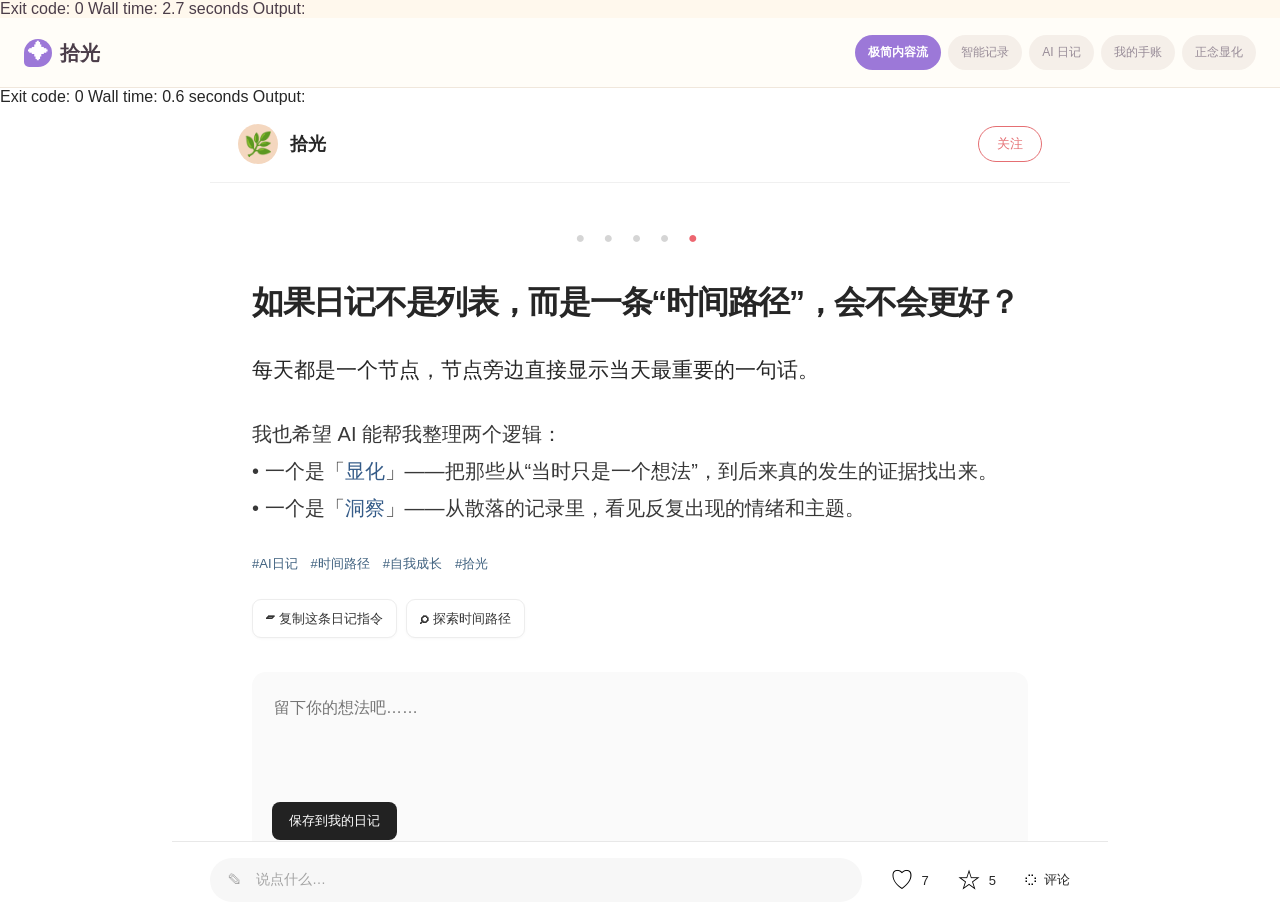
<file: index.html>
Exit code: 0
Wall time: 2.7 seconds
Output:
<!doctype html>
<html lang="zh-CN">
<head>
  <meta charset="UTF-8">
  <meta name="viewport" content="width=device-width,initial-scale=1">
  <title>拾光 · 生活觉察</title>
  <style>
    :root{--ink:#4b3d49;--muted:#988c98;--lav:#9c78d8;--coral:#f4867d;--paper:#fffdf8}
    *{box-sizing:border-box} body{margin:0;background:#fff8ed;color:var(--ink);font-family:"Arial Rounded MT Bold","Trebuchet MS","PingFang SC","Microsoft YaHei",sans-serif}
    .top{height:70px;display:flex;align-items:center;justify-content:space-between;padding:0 24px;background:rgba(255,253,248,.96);border-bottom:1px solid #f0e7dc;position:sticky;top:0;z-index:5}
    .brand{font-size:20px;font-weight:900;white-space:nowrap}.brand span{display:inline-grid;place-items:center;width:28px;height:28px;background:var(--lav);color:#fff;border-radius:50% 50% 50% 5px;margin-right:8px}
    .tabs{display:flex;gap:7px;overflow-x:auto;padding:5px 0}.tab{border:0;border-radius:99px;padding:9px 13px;background:#f5efe9;color:var(--muted);cursor:pointer;font:inherit;font-size:12px;white-space:nowrap}.tab.active{background:var(--lav);color:#fff;font-weight:bold}
    .frame{width:100%;height:calc(100vh - 70px);border:0;display:block;background:#fff8ed}
    @media(max-width:720px){.top{height:116px;display:block;padding:14px 16px 10px}.brand{height:34px}.tabs{margin:0 -4px}.frame{height:calc(100vh - 116px)}.tab{padding:8px 11px}}
  </style>
</head>
<body>
  <header class="top">
    <div class="brand"><span>✦</span>拾光</div>
    <nav class="tabs" aria-label="主要栏目">
      <button class="tab active" onclick="openPage('feed.html',this)">极简内容流</button>
      <button class="tab" onclick="openPage('record.html',this)">智能记录</button>
      <button class="tab" onclick="openPage('diary.html',this)">AI 日记</button>
      <button class="tab" onclick="openPage('planner.html',this)">我的手账</button>
      <button class="tab" onclick="openPage('practice.html',this)">正念显化</button>
    </nav>
  </header>
  <iframe class="frame" id="frame" src="feed.html" title="拾光生活觉察应用"></iframe>
  <script>
    function openPage(page, button){
      document.getElementById('frame').src=page;
      document.querySelectorAll('.tab').forEach(item=>item.classList.remove('active'));
      button.classList.add('active');
    }
  </script>
</body>
</html>
</file>
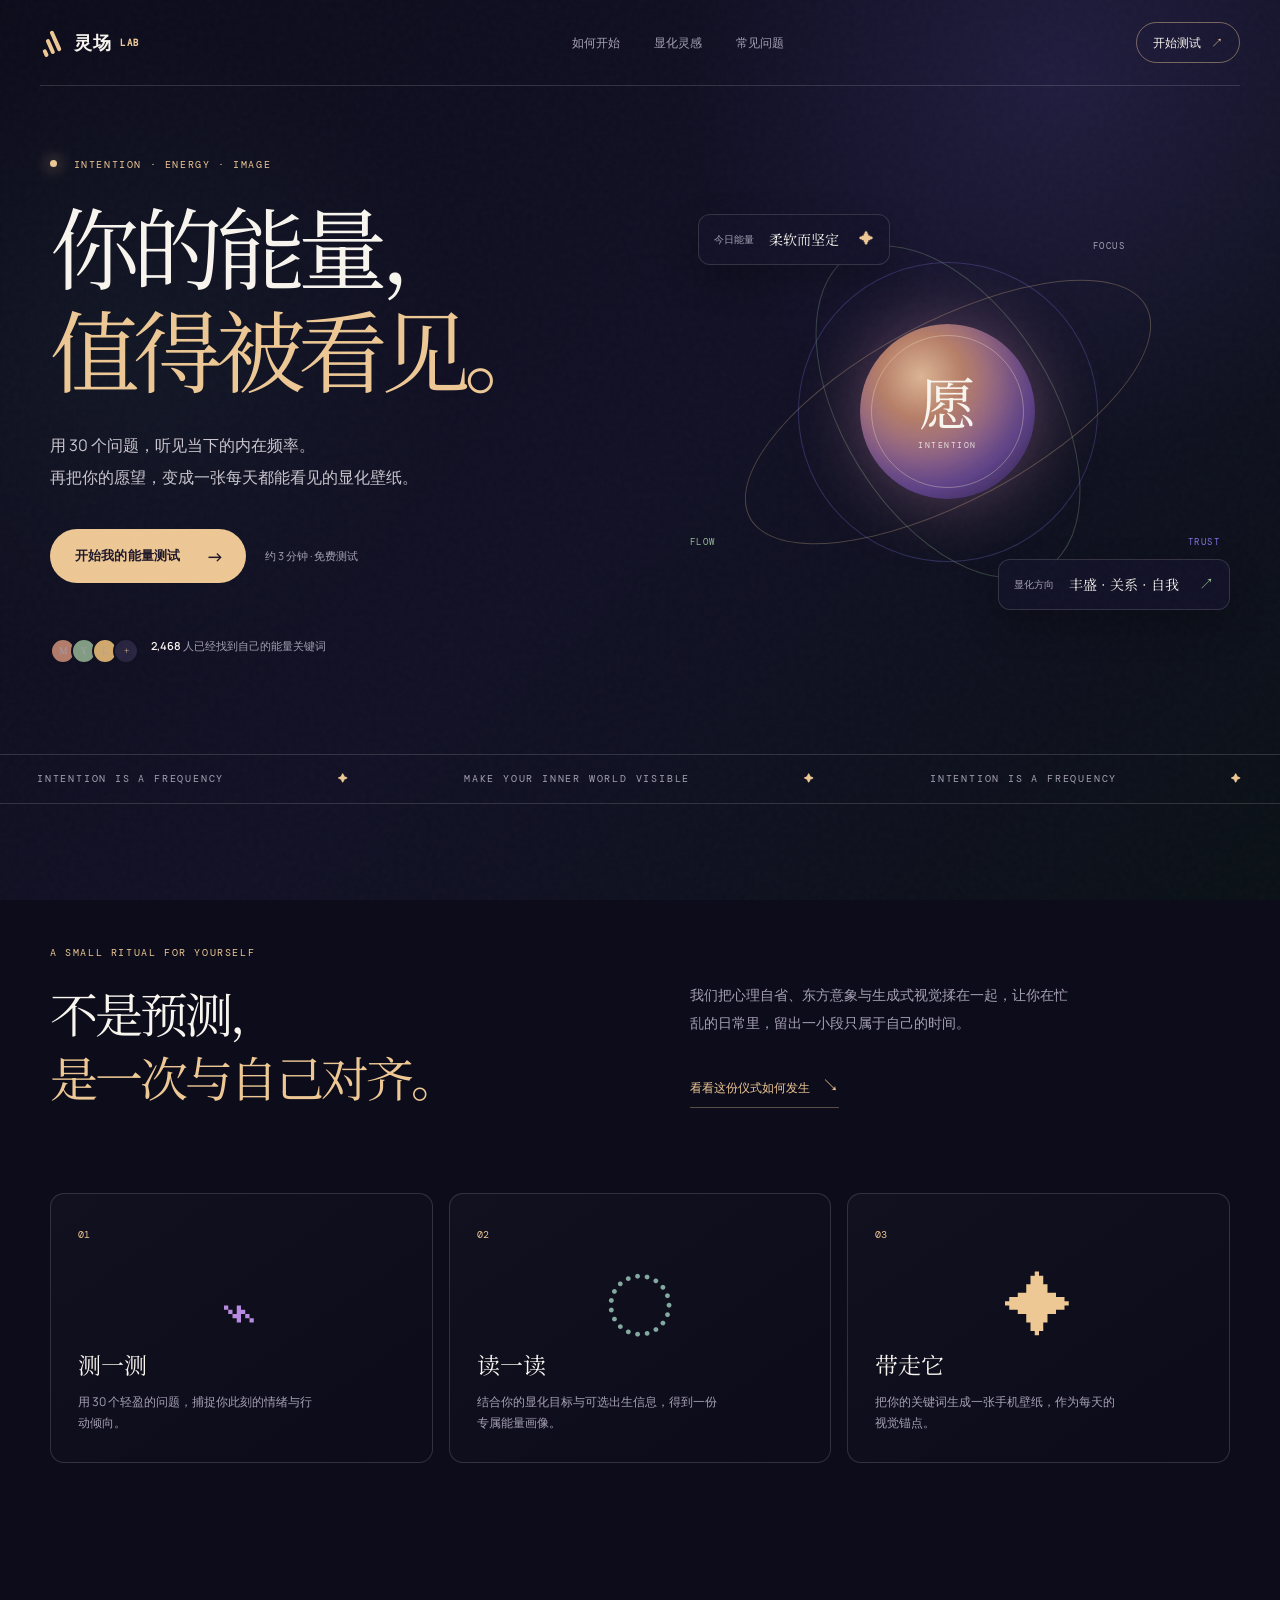
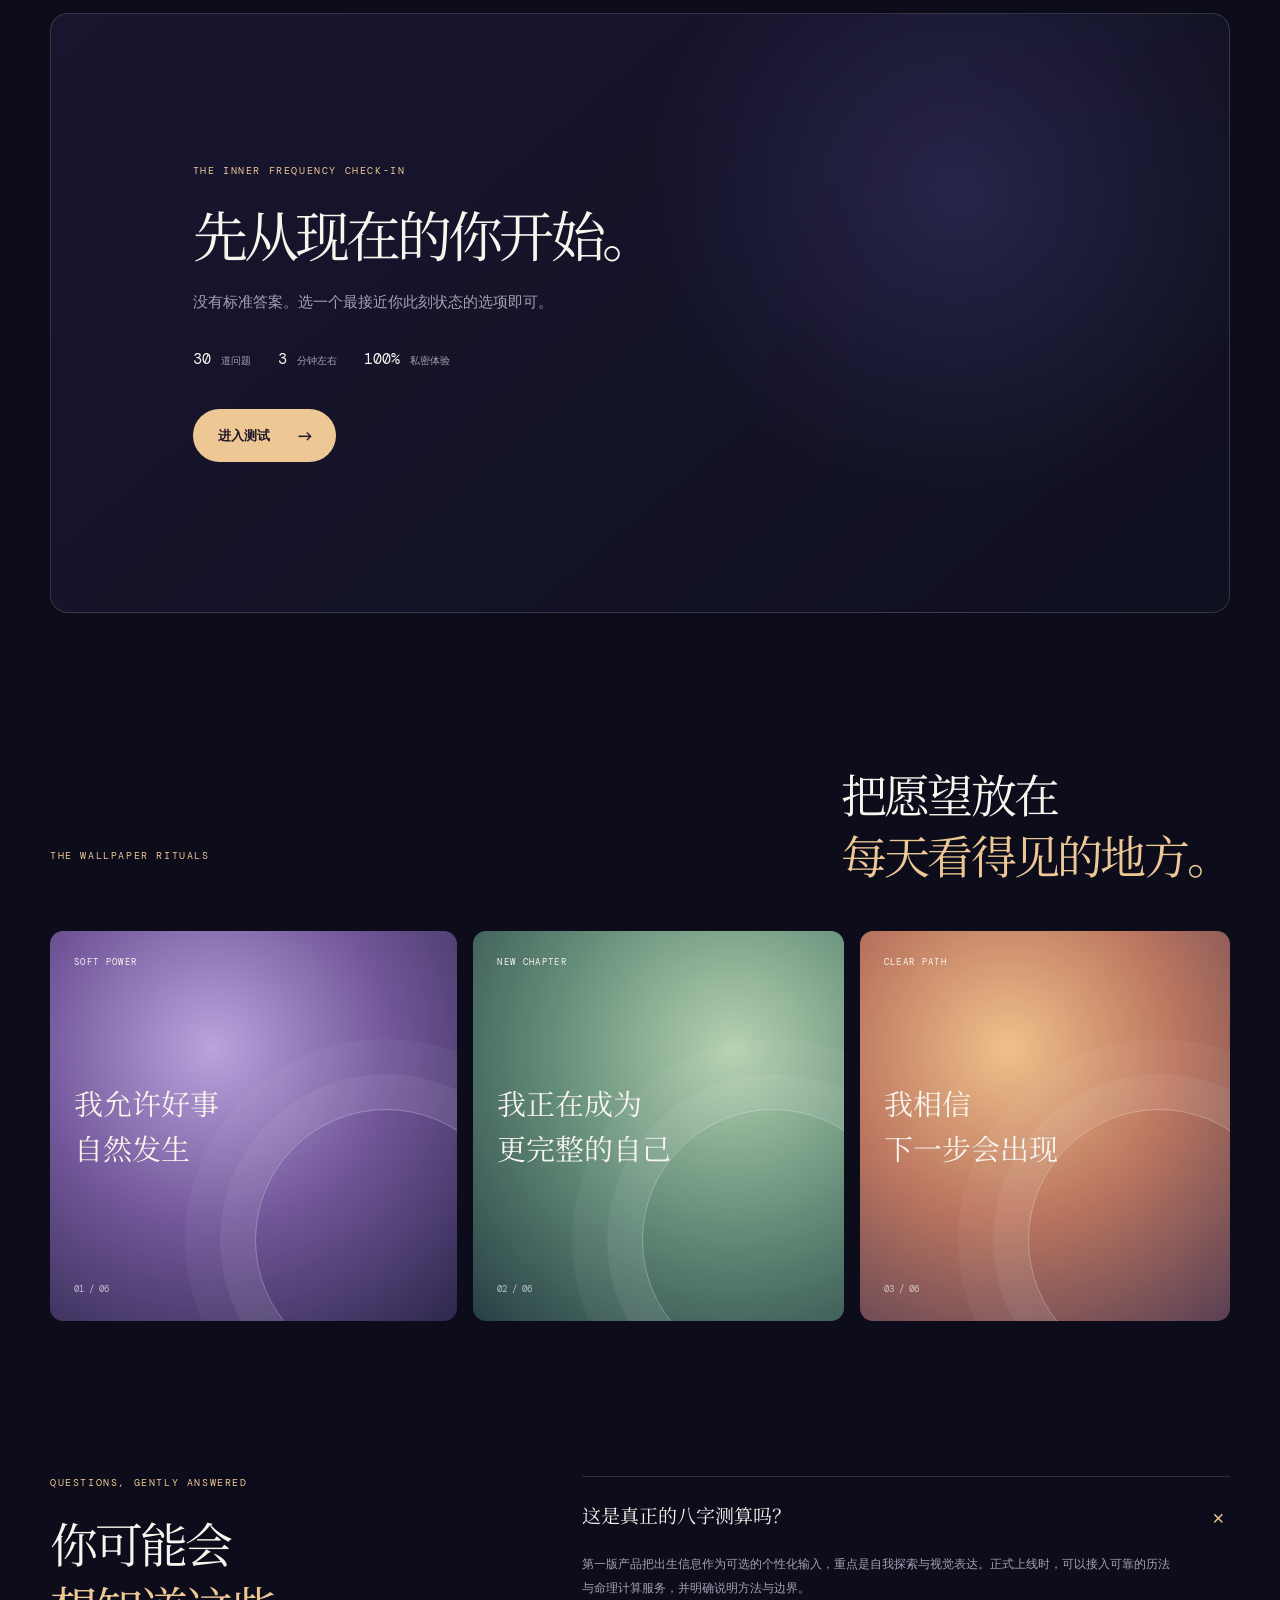
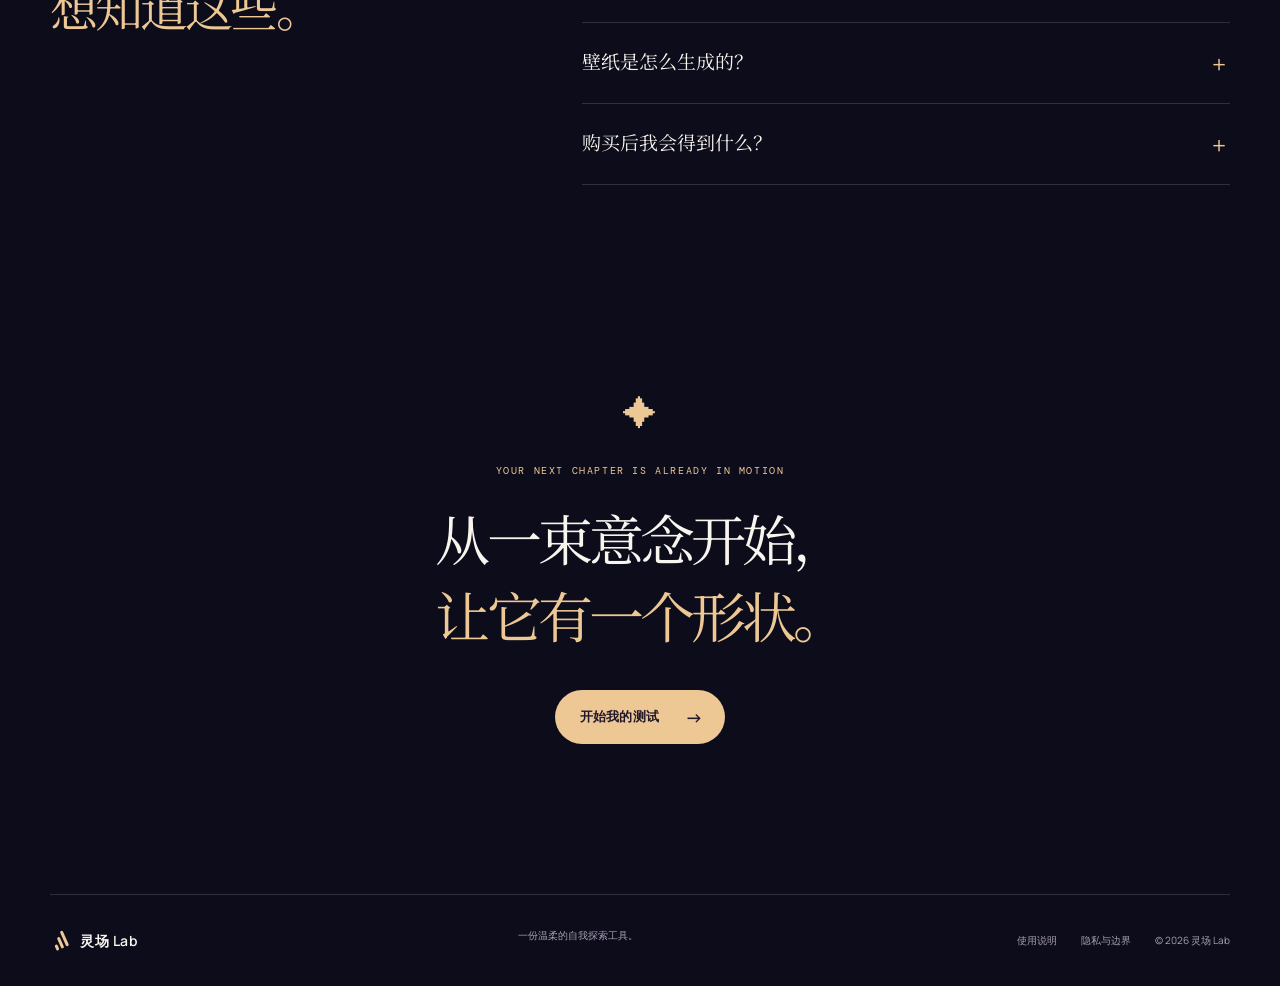
<file: lingchang-lab-mvp/index.html>
<!doctype html>
<html lang="zh-CN">
  <head>
    <meta charset="UTF-8" />
    <meta name="viewport" content="width=device-width, initial-scale=1.0" />
    <meta name="theme-color" content="#0d0c1b" />
    <meta name="description" content="灵场 Lab：用一组自我探索问题，生成属于你的显化能量壁纸。" />
    <title>灵场 Lab · 你的能量，值得被看见</title>
    <link rel="stylesheet" href="styles.css?v=library-1" />
  </head>
  <body>
    <div class="noise" aria-hidden="true"></div>

    <header class="site-header">
      <a class="brand" href="#top" aria-label="灵场 Lab 首页">
        <span class="brand-mark"><i></i><i></i><i></i></span>
        <span>灵场 <em>LAB</em></span>
      </a>
      <nav class="main-nav" aria-label="主导航">
        <a href="#how-it-works">如何开始</a>
        <a href="#rituals">显化灵感</a>
        <a href="#faq">常见问题</a>
      </nav>
      <button class="header-cta" type="button" data-scroll-to="quiz-shell">开始测试 <span>↗</span></button>
    </header>

    <main id="top">
      <section class="hero section-shell" id="hero">
        <div class="hero-copy">
          <p class="eyebrow"><span class="eyebrow-dot"></span> INTENTION · ENERGY · IMAGE</p>
          <h1>你的能量，<br /><span>值得被看见。</span></h1>
          <p class="hero-lede">用 30 个问题，听见当下的内在频率。<br />再把你的愿望，变成一张每天都能看见的显化壁纸。</p>
          <div class="hero-actions">
            <button class="primary-button" type="button" data-scroll-to="quiz-shell">开始我的能量测试 <span>→</span></button>
            <span class="tiny-note">约 3 分钟 · 免费测试</span>
          </div>
          <div class="hero-proof">
            <div class="avatar-stack" aria-hidden="true"><span>M</span><span>Y</span><span>L</span><span>+</span></div>
            <p><strong>2,468</strong> 人已经找到自己的能量关键词</p>
          </div>
        </div>
        <div class="hero-orbit" aria-label="抽象能量轨道视觉">
          <div class="orbit orbit-one"></div>
          <div class="orbit orbit-two"></div>
          <div class="orbit orbit-three"></div>
          <div class="hero-sun"><span>愿</span><small>INTENTION</small></div>
          <span class="orbit-label label-one">FOCUS</span>
          <span class="orbit-label label-two">FLOW</span>
          <span class="orbit-label label-three">TRUST</span>
          <div class="floating-card card-top"><span>今日能量</span><strong>柔软而坚定</strong><i>✦</i></div>
          <div class="floating-card card-bottom"><span>显化方向</span><strong>丰盛 · 关系 · 自我</strong><i>↗</i></div>
        </div>
      </section>

      <section class="marquee-strip" aria-label="灵场 Lab 核心理念">
        <div class="marquee-track"><span>INTENTION IS A FREQUENCY</span><b>✦</b><span>MAKE YOUR INNER WORLD VISIBLE</span><b>✦</b><span>INTENTION IS A FREQUENCY</span><b>✦</b></div>
      </section>

      <section class="intro section-shell" id="how-it-works">
        <div class="section-heading">
          <p class="eyebrow">A SMALL RITUAL FOR YOURSELF</p>
          <h2>不是预测，<br /><em>是一次与自己对齐。</em></h2>
        </div>
        <div class="intro-text"><p>我们把心理自省、东方意象与生成式视觉揉在一起，让你在忙乱的日常里，留出一小段只属于自己的时间。</p><a href="#rituals" class="text-link">看看这份仪式如何发生 <span>↘</span></a></div>
      </section>

      <section class="steps section-shell">
        <article class="step-card"><span class="step-number">01</span><div class="step-icon icon-pulse">⌁</div><h3>测一测</h3><p>用 30 个轻盈的问题，捕捉你此刻的情绪与行动倾向。</p></article>
        <article class="step-card"><span class="step-number">02</span><div class="step-icon icon-orbit">◌</div><h3>读一读</h3><p>结合你的显化目标与可选出生信息，得到一份专属能量画像。</p></article>
        <article class="step-card"><span class="step-number">03</span><div class="step-icon icon-star">✦</div><h3>带走它</h3><p>把你的关键词生成一张手机壁纸，作为每天的视觉锚点。</p></article>
      </section>

      <section class="quiz-section section-shell" id="quiz-shell">
        <div class="quiz-intro" id="quiz-intro">
          <p class="eyebrow">THE INNER FREQUENCY CHECK-IN</p>
          <h2>先从现在的你开始。</h2>
          <p>没有标准答案。选一个最接近你此刻状态的选项即可。</p>
          <div class="quiz-meta"><span><b>30</b> 道问题</span><span><b>3</b> 分钟左右</span><span><b>100%</b> 私密体验</span></div>
          <button class="primary-button" id="start-quiz" type="button">进入测试 <span>→</span></button>
        </div>

        <div class="quiz-panel hidden" id="quiz-panel">
          <div class="quiz-topline"><span id="question-count">01 / 30</span><span class="quiz-status">INNER FREQUENCY CHECK-IN</span></div>
          <div class="progress-line"><span id="progress-fill"></span></div>
          <div class="question-card">
            <p class="question-category" id="question-category">当下状态 · NOW</p>
            <h3 id="question-text">最近的你，醒来时更接近哪一种感觉？</h3>
            <div class="answer-list" id="answer-list"></div>
          </div>
          <p class="quiz-footnote">所有答案仅用于生成本次体验结果，不构成科学、医学或财务判断。</p>
        </div>

        <div class="profile-panel hidden" id="profile-panel">
          <div class="profile-copy"><p class="eyebrow">ONE LAST LAYER</p><h2>再告诉我一点<br /><em>关于你的时间。</em></h2><p>出生信息是可选的。如果你愿意，它会帮助我们把东方时间意象融入这次自我探索。</p></div>
          <form class="profile-form" id="profile-form">
            <div class="form-row"><label>出生日期 <span>可选</span><input type="date" name="birthDate" /></label><label>出生时间 <span>可选</span><input type="time" name="birthTime" /></label></div>
            <label>出生地点 <span>可选</span><input type="text" name="birthPlace" placeholder="例如：上海" /></label>
            <label>你现在最想显化什么？<span>必填</span><textarea name="intention" rows="3" required placeholder="例如：更稳定的收入、健康的关系、勇敢开始一件事……"></textarea></label>
            <div class="form-actions"><button class="text-button" id="skip-profile" type="button">暂时跳过</button><button class="primary-button" type="submit">生成我的能量图谱 <span>✦</span></button></div>
          </form>
        </div>

        <div class="loading-panel hidden" id="loading-panel"><div class="loader-orb"><span></span></div><p class="eyebrow">COMPOSING YOUR FREQUENCY</p><h2>正在把你的愿望<br /><em>翻译成一束光。</em></h2><div class="loading-steps"><span class="active">读取你的回答</span><span>提取能量关键词</span><span>绘制专属视觉</span></div></div>

        <div class="result-panel hidden" id="result-panel">
          <div class="result-heading"><div><p class="eyebrow">YOUR INNER FREQUENCY MAP</p><h2>你正在靠近<br /><em>流动的丰盛。</em></h2></div><span class="result-date">05 NOV 2026</span></div>
          <div class="result-grid">
            <div class="energy-card"><div class="energy-ring"><span id="energy-score">78</span><small>ENERGY<br />INDEX</small></div><p>你的能量关键词</p><h3 id="energy-keywords">流动 · 信任 · 展开</h3><div class="meter"><span></span></div><small class="muted">现在的你，正在从“用力证明”走向“允许发生”。</small><small class="recipe-note" id="recipe-note">素材库抽取：等待你的专属画面</small></div>
            <div class="wallpaper-card"><div class="wallpaper-art motion-on" id="wallpaper-art" aria-label="你的专属素材库壁纸预览"><canvas id="wallpaper-canvas" width="1170" height="2532"></canvas><span class="wallpaper-library-badge" id="wallpaper-library-badge">素材库抽取中</span></div><div class="wallpaper-info"><div><span>你的专属显化壁纸</span><strong>素材库抽取 · 静态高清版 + 轻动态版</strong></div><div class="wallpaper-actions"><button class="download-button" type="button" id="download-wallpaper">保存静态 PNG ↘</button><button class="download-button motion-download" type="button" id="download-motion">导出动态 WebM ↘</button></div></div></div>
          </div>
          <div class="result-bottom"><div class="ritual-note"><span class="note-icon">☼</span><div><strong>给你的一个小仪式</strong><p>每天第一次看到这张壁纸时，闭上眼睛三秒，问自己：今天我愿意接收什么？</p></div></div><div class="offer-card"><span class="offer-tag">FOUNDING EDITION</span><h3>把这份能量带走</h3><p>高清壁纸 · 完整能量报告 · 7 天显化提示</p><div class="offer-price"><strong>¥29</strong><s>¥49</s><button type="button" class="primary-button" id="buy-button">解锁完整版本 <span>→</span></button></div></div></div>
          <p class="disclaimer">灵场 Lab 是一项用于自我探索与视觉仪式的创意体验，不提供科学、医学、心理诊断、投资或结果保证。</p>
        </div>
      </section>

      <section class="rituals section-shell" id="rituals">
        <div class="section-heading"><p class="eyebrow">THE WALLPAPER RITUALS</p><h2>把愿望放在<br /><em>每天看得见的地方。</em></h2></div>
        <div class="ritual-gallery"><div class="ritual-tile tile-purple"><span>soft power</span><strong>我允许好事<br />自然发生</strong><small>01 / 06</small></div><div class="ritual-tile tile-green"><span>new chapter</span><strong>我正在成为<br />更完整的自己</strong><small>02 / 06</small></div><div class="ritual-tile tile-orange"><span>clear path</span><strong>我相信<br />下一步会出现</strong><small>03 / 06</small></div></div>
      </section>

      <section class="faq section-shell" id="faq"><div class="section-heading"><p class="eyebrow">QUESTIONS, GENTLY ANSWERED</p><h2>你可能会<br /><em>想知道这些。</em></h2></div><div class="faq-list"><details open><summary>这是真正的八字测算吗？<span>＋</span></summary><p>第一版产品把出生信息作为可选的个性化输入，重点是自我探索与视觉表达。正式上线时，可以接入可靠的历法与命理计算服务，并明确说明方法与边界。</p></details><details><summary>壁纸是怎么生成的？<span>＋</span></summary><p>系统会根据你的回答、显化目标和视觉偏好生成关键词，再交给图像模型制作独属于你的视觉版本。当前展示页使用的是演示视觉。</p></details><details><summary>购买后我会得到什么？<span>＋</span></summary><p>建议的首发套餐包括高清手机壁纸、完整能量报告和 7 天显化提示。支付、交付和下载权限可以在下一阶段接入。</p></details></div></section>

      <section class="closing section-shell"><div class="closing-symbol">✦</div><p class="eyebrow">YOUR NEXT CHAPTER IS ALREADY IN MOTION</p><h2>从一束意念开始，<br /><em>让它有一个形状。</em></h2><button class="primary-button" type="button" data-scroll-to="quiz-shell">开始我的测试 <span>→</span></button></section>
    </main>

    <footer class="site-footer section-shell"><div class="footer-brand"><span class="brand-mark"><i></i><i></i><i></i></span><span>灵场 Lab</span></div><p>一份温柔的自我探索工具。</p><div class="footer-links"><a href="#faq">使用说明</a><a href="#faq">隐私与边界</a><span>© 2026 灵场 Lab</span></div></footer>
    <div class="toast" id="toast" role="status" aria-live="polite"></div>
    <script src="app.js?v=library-1"></script>
  </body>
</html>
</file>
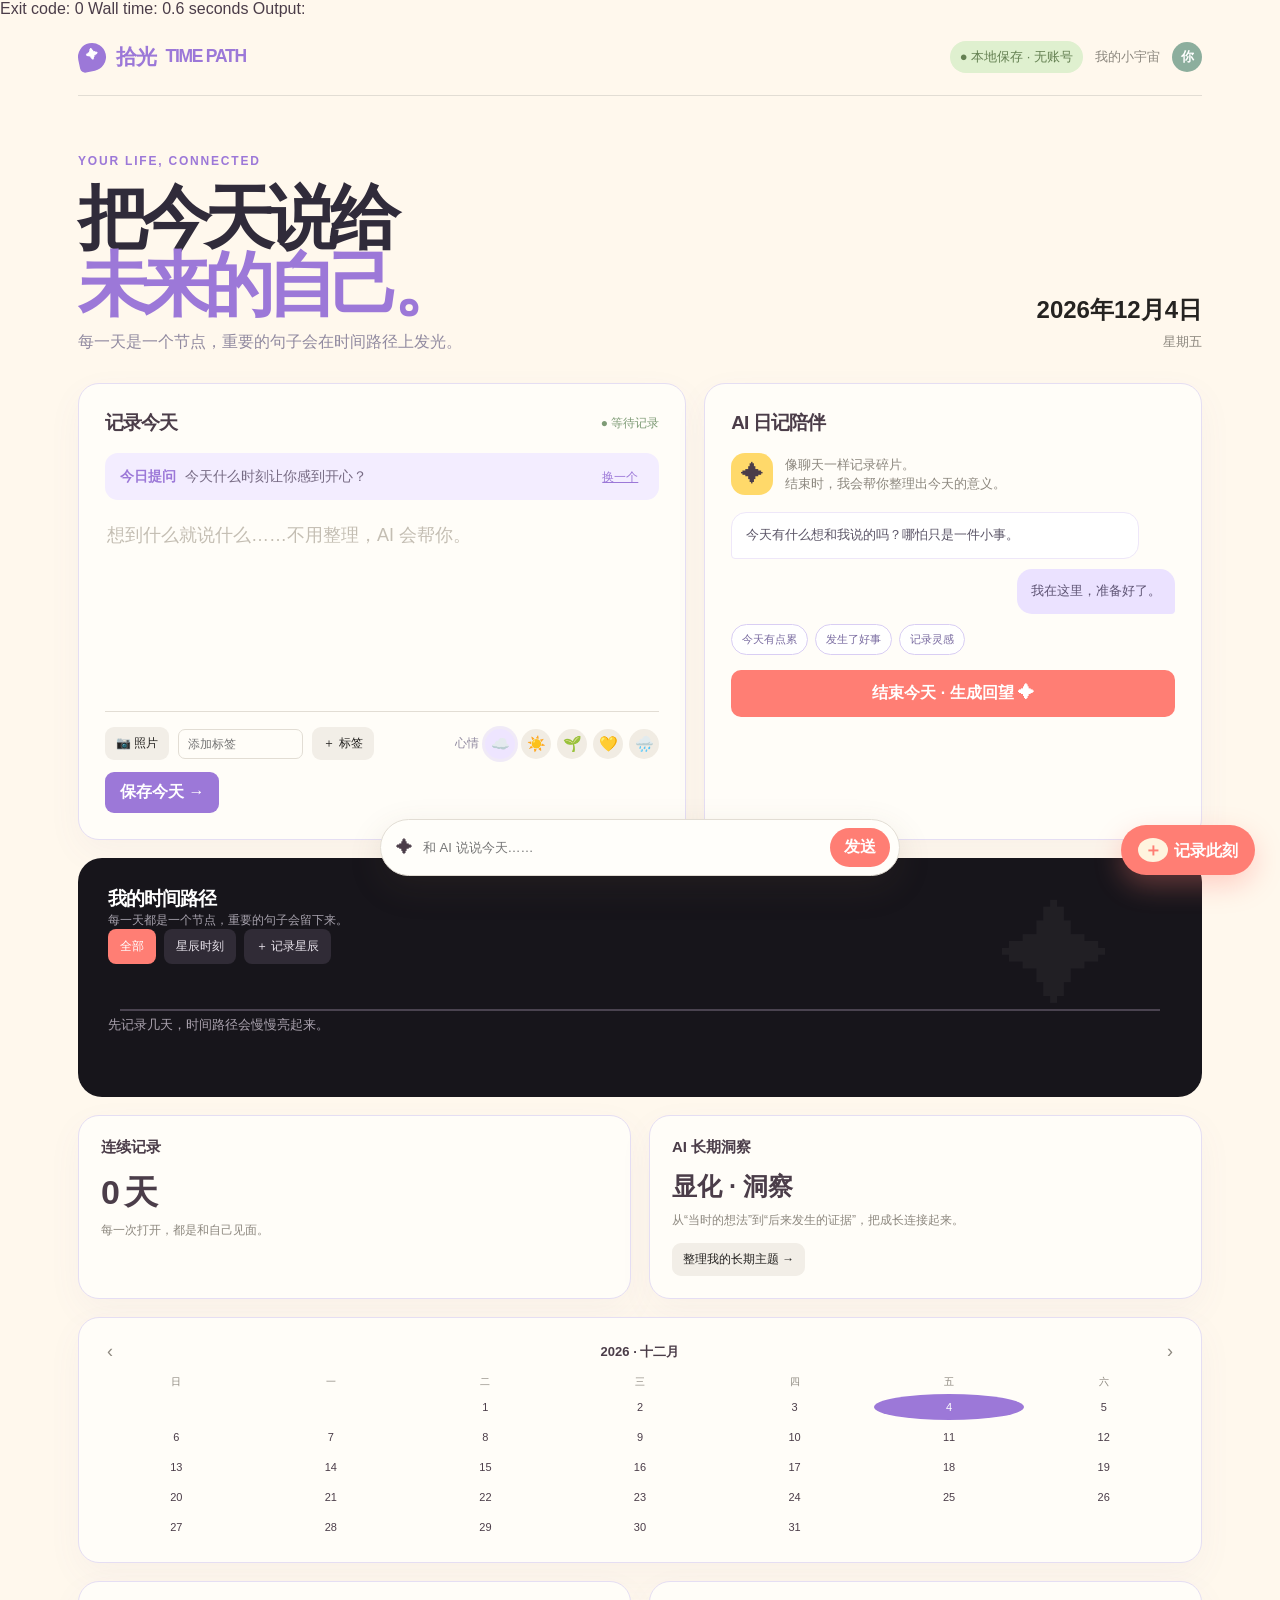
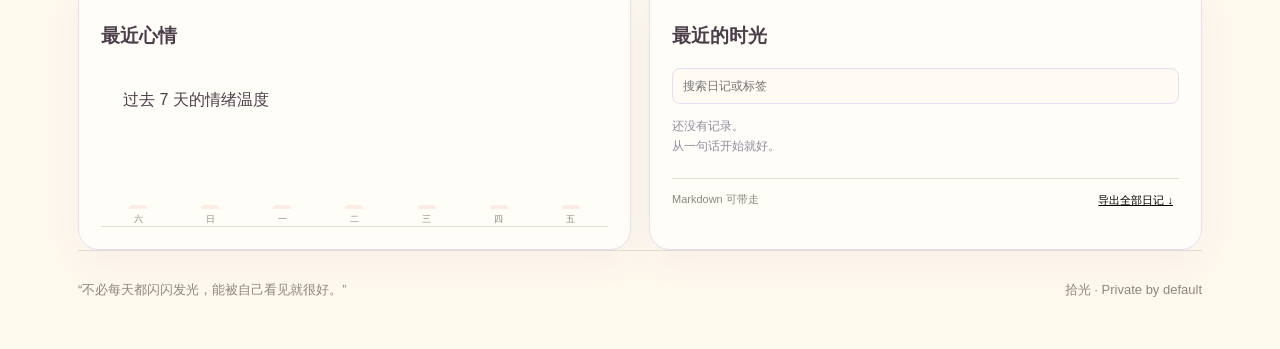
<file: diary.html>
Exit code: 0
Wall time: 0.6 seconds
Output:
<!doctype html><html lang="zh-CN"><head><meta charset="UTF-8"><meta name="viewport" content="width=device-width,initial-scale=1"><title>拾光 · 时间路径日记</title><style>
:root{--bg:#f8f5ef;--ink:#252321;--muted:#8c877e;--line:#e2ddd4;--pink:#ff7e74;--yellow:#ffd96a;--blue:#dce9ff;--lav:#ebe2ff;--green:#dff0cf;--dark:#17151b}*{box-sizing:border-box}body{margin:0;background:var(--bg);color:var(--ink);font-family:ui-rounded,"PingFang SC","Microsoft YaHei",sans-serif}button,input,textarea{font:inherit}button{border:0;cursor:pointer}.wrap{max-width:1180px;margin:auto;padding:0 28px}nav{height:78px;border-bottom:1px solid var(--line);display:flex;align-items:center;justify-content:space-between}.brand{font-size:21px;font-weight:900;letter-spacing:-.06em;display:flex;align-items:center;gap:10px}.logo{width:28px;height:28px;background:var(--pink);border-radius:50% 50% 50% 5px;position:relative;transform:rotate(-12deg)}.logo:after{content:"✦";position:absolute;color:#fff;font-size:12px;left:8px;top:5px}.nav{display:flex;gap:12px;align-items:center;color:var(--muted);font-size:13px}.privacy{background:var(--green);color:#648052;border-radius:99px;padding:7px 10px}.avatar{width:30px;height:30px;border-radius:50%;display:grid;place-items:center;background:#8cae9d;color:#fff;font-weight:bold}.hero{padding:58px 0 30px;display:flex;justify-content:space-between;align-items:end}.eyebrow{font-size:12px;color:var(--pink);font-weight:900;letter-spacing:.15em}.hero h1{font-size:clamp(43px,6vw,70px);line-height:.95;letter-spacing:-.1em;margin:17px 0 14px}.hero h1 em{color:var(--pink);font-style:normal}.sub{color:var(--muted);margin:0;font-size:16px}.date{text-align:right;color:var(--muted);font-size:13px;line-height:1.7}.date b{display:block;color:var(--ink);font-size:24px}.grid{display:grid;grid-template-columns:1.1fr .9fr;gap:18px;padding-bottom:18px}.card{background:#fffefa;border:1px solid var(--line);border-radius:21px;box-shadow:0 12px 35px #66513b0c}.write{padding:26px}.head{display:flex;align-items:center;justify-content:space-between;margin-bottom:17px}.head h2,.ai h2,.path-head h2{font-size:19px;letter-spacing:-.05em;margin:0}.status{font-size:12px;color:#7e9b76}.prompt{background:#fff0e5;padding:13px 15px;border-radius:13px;color:#71675f;font-size:14px;line-height:1.5;display:flex;gap:9px;margin-bottom:17px}.prompt b{color:var(--pink);white-space:nowrap}.prompt button{margin-left:auto;background:transparent;text-decoration:underline;color:var(--pink);font-size:12px}textarea{display:block;width:100%;height:170px;resize:none;border:0;outline:0;background:transparent;color:var(--ink);font-size:18px;line-height:1.8}textarea::placeholder{color:#c4beb3}.tools{border-top:1px solid var(--line);padding-top:15px;display:flex;align-items:center;gap:9px;flex-wrap:wrap}.tool{background:#f2eee7;border-radius:9px;padding:8px 11px;color:var(--ink);font-size:12px}.tool:hover{background:#ffe2d8}.moods{display:flex;gap:6px;align-items:center;margin-left:auto}.moods span{color:var(--muted);font-size:12px}.mood{width:30px;height:30px;border-radius:50%;background:#f1ece3;font-size:15px}.mood.active{background:#ffe0bb;box-shadow:0 0 0 3px #ffe0bb66}.save{margin-left:auto;background:var(--ink);color:#fff;padding:10px 15px;border-radius:9px;font-weight:bold}.save:hover{background:var(--pink)}.photos{display:flex;gap:8px;flex-wrap:wrap;margin:12px 0}.photo{width:72px;height:58px;object-fit:cover;border-radius:9px}.tag-input{width:125px;border:1px solid var(--line);background:transparent;border-radius:7px;padding:7px 9px;font-size:12px;outline:0}.tags{display:flex;gap:6px;flex-wrap:wrap;margin-top:12px}.tag{background:#eee7fc;color:#776799;border-radius:99px;padding:5px 8px;font-size:11px}.ai{padding:26px;background:linear-gradient(145deg,#fffefa,#f0eaff)}.ai-intro{display:flex;gap:12px;align-items:center;margin:17px 0}.bot{width:42px;height:42px;border-radius:14px;display:grid;place-items:center;background:var(--yellow);font-size:23px}.ai-intro p{font-size:13px;color:var(--muted);line-height:1.5;margin:0}.chat{display:flex;flex-direction:column;gap:10px}.bubble{max-width:92%;padding:12px 14px;border-radius:15px 15px 15px 4px;background:#fff;border:1px solid #eee7f9;color:#5b5567;font-size:13px;line-height:1.6}.bubble.user{align-self:flex-end;border-radius:15px 15px 4px 15px;background:var(--lav);border:0;color:#5e5474}.chips{display:flex;gap:7px;flex-wrap:wrap}.chip{border:1px solid #d9cef4;color:#796ba0;background:#fff;border-radius:99px;padding:7px 10px;font-size:11px}.finish{width:100%;margin-top:15px;background:var(--pink);color:#fff;padding:13px;border-radius:10px;font-weight:800}.result{display:none;margin-top:15px;padding:15px;background:#fff;border-radius:13px;border:1px solid #eee7f9}.result.show{display:block}.result h3{margin:0 0 10px;font-size:15px}.result p{font-size:13px;line-height:1.7;color:#66606d;margin:7px 0}.result b{color:var(--pink);font-size:11px}.path{padding:28px 30px 35px;background:var(--dark);color:#fff;border-radius:24px;margin:0 0 18px;overflow:hidden;position:relative}.path:after{content:"✦";position:absolute;right:8%;top:15%;font-size:110px;color:#ffffff0b}..path-head{display:flex;justify-content:space-between;align-items:end;position:relative;z-index:1}.path-head p{color:#a7a2ad;font-size:12px;margin:0}.path-actions{display:flex;gap:8px}.path-btn{background:#302b36;color:#ebe6ee;border-radius:8px;padding:9px 12px;font-size:12px}.path-btn.active,.path-btn:hover{background:var(--pink);color:#fff}.timeline{position:relative;margin-top:27px;padding:0 0 3px;display:flex;gap:0;overflow-x:auto;z-index:1}.timeline:before{content:"";position:absolute;left:12px;right:12px;top:18px;height:2px;background:#4a4350}.node{min-width:150px;position:relative;padding-top:40px;margin-right:18px;cursor:pointer}.dot{position:absolute;top:10px;left:5px;width:18px;height:18px;border:5px solid var(--dark);background:var(--pink);border-radius:50%;box-shadow:0 0 0 2px #ff7e7488}.node:nth-child(2) .dot{background:var(--yellow)}.node:nth-child(3) .dot{background:#a8d3ff}.node:nth-child(4) .dot{background:#d8aaff}.node-date{font-size:11px;color:#a7a2ad}.node-quote{font-size:13px;font-weight:bold;line-height:1.45;margin-top:6px;color:#fff}.node-label{display:inline-block;margin-top:8px;color:#ffc6be;font-size:10px}.side{display:grid;grid-template-columns:1fr 1fr;gap:18px}.side .wide{grid-column:span 2}.mini{padding:22px}.mini h3{margin:0 0 13px;font-size:15px}.streak{background:var(--green)}.streak strong{font-size:34px;letter-spacing:-.08em}.mini p{font-size:12px;color:var(--muted);line-height:1.6;margin:5px 0}.mini button{margin-top:8px}.calendar,.trend,.history,.insight{padding:22px}.insight{background:var(--blue)}.insight strong{display:block;font-size:25px;margin:8px 0}.calhead{display:flex;justify-content:space-between;align-items:center;margin-bottom:12px}.calhead button{background:transparent;color:var(--muted);font-size:18px}.month{font-weight:bold;font-size:13px}.week,.days{display:grid;grid-template-columns:repeat(7,1fr);gap:4px;text-align:center}.week{font-size:10px;color:var(--muted);margin-bottom:5px}.day{height:26px;display:grid;place-items:center;border-radius:50%;font-size:11px;position:relative;cursor:pointer}.day:hover{background:#f5eadc}.day.today{background:var(--ink);color:#fff}.day.written:after{content:"";width:4px;height:4px;border-radius:50%;background:var(--pink);position:absolute;bottom:1px}.bars{display:flex;align-items:end;height:78px;gap:8px;border-bottom:1px solid var(--line);padding:0 5px}.barw{height:100%;flex:1;display:flex;flex-direction:column;justify-content:end;align-items:center;gap:4px}.bar{width:100%;max-width:18px;border-radius:5px 5px 0 0;background:var(--pink);min-height:4px}.barw small{font-size:9px;color:var(--muted)}.search{width:100%;padding:10px;border:1px solid var(--line);border-radius:8px;background:var(--bg);outline:0;font-size:12px}.entry{padding:12px 0;border-bottom:1px solid var(--line);cursor:pointer}.entry-date{font-size:10px;color:var(--muted)}.entry-title{font-weight:bold;font-size:13px;margin-top:5px;white-space:nowrap;overflow:hidden;text-overflow:ellipsis}.export{display:flex;justify-content:space-between;border-top:1px solid var(--line);padding-top:13px;margin-top:10px;color:var(--muted);font-size:11px}.export button{background:transparent;text-decoration:underline;font-size:11px}.empty{font-size:12px;color:var(--muted);line-height:1.7;padding:12px 0}.footer{border-top:1px solid var(--line);padding:30px 0 50px;color:var(--muted);font-size:13px;display:flex;justify-content:space-between}.quick{position:fixed;right:25px;bottom:25px;background:var(--pink);color:#fff;border-radius:99px;padding:13px 17px;font-weight:bold;box-shadow:0 10px 28px #ff7e7455;z-index:3}.quick span{background:#fff4df;color:var(--pink);border-radius:50%;padding:2px 6px;margin-right:6px;font-size:18px}.modal{position:fixed;inset:0;display:none;align-items:center;justify-content:center;background:#17151bcc;z-index:10;padding:20px}.modal.open{display:flex}.modal-card{width:min(480px,100%);background:#211e26;color:#fff;border:1px solid #554b5b;border-radius:17px;padding:25px;box-shadow:0 25px 90px #0008}.modal-card h3{margin:0 0 17px;font-size:18px}.modal-card input,.modal-card textarea{width:100%;background:#18161c;border:1px solid #453d4b;border-radius:8px;padding:12px;color:#fff;outline:0;margin-bottom:12px}.modal-card textarea{height:130px}.modal-actions{display:flex;justify-content:flex-end;gap:15px;align-items:center}.cancel{background:transparent;color:#b7afbd}.modal-save{background:linear-gradient(90deg,#4c76ff,#a446ed);color:#fff;padding:10px 17px;border-radius:8px}@media(max-width:900px){.grid{grid-template-columns:1fr}.side{grid-template-columns:1fr 1fr}}@media(max-width:600px){.wrap{padding:0 18px}.nav span{display:none}.hero{display:block;padding-top:45px}.date{text-align:left;margin-top:24px}.side{grid-template-columns:1fr}.side .wide{grid-column:span 1}.moods{margin-left:0}.footer{display:block}.footer span{display:block;margin-top:15px}}
</style></head><body><div class="wrap"><nav><div class="brand"><span class="logo"></span>拾光 <small>TIME PATH</small></div><div class="nav"><span class="privacy">● 本地保存 · 无账号</span><span>我的小宇宙</span><div class="avatar">你</div></div></nav><header class="hero"><div><div class="eyebrow">YOUR LIFE, CONNECTED</div><h1>把今天说给<br><em>未来的自己。</em></h1><p class="sub">每一天是一个节点，重要的句子会在时间路径上发光。</p></div><div class="date"><b id="today"></b><span id="weekday"></span></div></header><main><div class="grid"><section class="card write"><div class="head"><h2>记录今天</h2><span class="status" id="status">● 等待记录</span></div><div class="prompt"><b>今日提问</b><span id="prompt"></span><button onclick="nextPrompt()">换一个</button></div><textarea id="text" placeholder="想到什么就说什么……不用整理，AI 会帮你。"></textarea><div class="photos" id="photos"></div><div class="tools"><label class="tool" for="photoInput">📷 照片</label><input id="photoInput" type="file" accept="image/*" multiple hidden><input class="tag-input" id="tagInput" placeholder="添加标签"><button class="tool" onclick="addTags()">＋ 标签</button><div class="moods"><span>心情</span><button class="mood active" data-mood="平静">☁️</button><button class="mood" data-mood="开心">☀️</button><button class="mood" data-mood="充电">🌱</button><button class="mood" data-mood="心动">💛</button><button class="mood" data-mood="低落">🌧️</button></div></div><div class="tags" id="tags"></div><button class="save" onclick="saveEntry()">保存今天 →</button></section><section class="card ai"><h2>AI 日记陪伴</h2><div class="ai-intro"><div class="bot">✦</div><p>像聊天一样记录碎片。<br>结束时，我会帮你整理出今天的意义。</p></div><div class="chat"><div class="bubble">今天有什么想和我说的吗？哪怕只是一件小事。</div><div class="bubble user" id="chatPreview">我在这里，准备好了。</div><div class="chips"><button class="chip" onclick="quickFill('今天有一点累，但也完成了一件重要的事。')">今天有点累</button><button class="chip" onclick="quickFill('今天遇到了一件让我开心的小事。')">发生了好事</button><button class="chip" onclick="quickFill('我想记录一个突然出现的灵感。')">记录灵感</button></div></div><button class="finish" onclick="finishDiary()">结束今天 · 生成回望 ✦</button><div class="result" id="result"><b>今日回望已生成</b><h3 id="resultTitle">今天的你，认真生活过。</h3><p id="resultText"></p><p><b>明天可以试试：</b>给自己留 10 分钟，做一件不为结果的小事。</p></div></section></div><section class="path"><div class="path-head"><div><h2>我的时间路径</h2><p>每一天都是一个节点，重要的句子会留下来。</p></div><div class="path-actions"><button class="path-btn active" onclick="showPath('all',this)">全部</button><button class="path-btn" onclick="showPath('star',this)">星辰时刻</button><button class="path-btn" onclick="openStar()">＋ 记录星辰</button></div></div><div class="timeline" id="timeline"></div></section><div class="side"><section class="card mini streak"><h3>连续记录</h3><strong id="streak">0 天</strong><p>每一次打开，都是和自己见面。</p></section><section class="card mini insight"><h3>AI 长期洞察</h3><strong>显化 · 洞察</strong><p>从“当时的想法”到“后来发生的证据”，把成长连接起来。</p><button class="tool" onclick="makeInsight()">整理我的长期主题 →</button></section><section class="card calendar wide"><div class="calhead"><button onclick="changeMonth(-1)">‹</button><span class="month" id="month"></span><button onclick="changeMonth(1)">›</button></div><div class="week"><span>日</span><span>一</span><span>二</span><span>三</span><span>四</span><span>五</span><span>六</span></div><div class="days" id="days"></div></section><section class="card trend"><h3>最近心情</h3><p class="mini p">过去 7 天的情绪温度</p><div class="bars" id="bars"></div></section><section class="card history"><h3>最近的时光</h3><input class="search" id="search" placeholder="搜索日记或标签" oninput="renderEntries()"><div id="entries"></div><div class="export"><span>Markdown 可带走</span><button onclick="exportMarkdown()">导出全部日记 ↓</button></div></section></div></main><footer class="footer"><span>“不必每天都闪闪发光，能被自己看见就很好。”</span><span>拾光 · Private by default</span></footer></div><button class="quick" onclick="document.querySelector('#text').focus()"><span>＋</span>记录此刻</button><div class="modal" id="starModal"><div class="modal-card"><h3>记录星辰时刻</h3><input id="starTitle" placeholder="今天的核心标题……"><textarea id="starText" placeholder="写下你的感悟、愿望，或一个值得记住的瞬间……"></textarea><div class="modal-actions"><button class="cancel" onclick="closeStar()">取消</button><button class="modal-save" onclick="saveStar()">保存入库</button></div></div></div>
<script>
const now=new Date(),pad=n=>String(n).padStart(2,'0'),todayKey=`${now.getFullYear()}-${pad(now.getMonth()+1)}-${pad(now.getDate())}`,todayText=`${now.getFullYear()}年${now.getMonth()+1}月${now.getDate()}日`,week=['星期日','星期一','星期二','星期三','星期四','星期五','星期六'];document.querySelector('#today').textContent=todayText;document.querySelector('#weekday').textContent=week[now.getDay()];let entries=JSON.parse(localStorage.getItem('shiguang-entries')||'[]'),stars=JSON.parse(localStorage.getItem('shiguang-stars')||'[]'),mood='平静',photos=[],tags=[],calDate=new Date(),promptIndex=0;const prompts=['今天什么时刻让你感到开心？','今天有什么事情比想象中顺利？','如果给今天的自己一句话，你会说什么？','今天有没有一个值得感谢的人？','今天你学会了什么？'];document.querySelector('#prompt').textContent=prompts[0];document.querySelectorAll('.mood').forEach(b=>b.onclick=()=>{document.querySelectorAll('.mood').forEach(x=>x.classList.remove('active'));b.classList.add('active');mood=b.dataset.mood});document.querySelector('#photoInput').onchange=e=>{[...e.target.files].slice(0,6).forEach(file=>{const r=new FileReader();r.onload=x=>{photos.push(x.target.result);renderPhotos()};r.readAsDataURL(file)})};function renderPhotos(){document.querySelector('#photos').innerHTML=photos.map(s=>`<img class="photo" src="${s}">`).join('')}function addTags(){const i=document.querySelector('#tagInput');tags=[...new Set([...tags,...i.value.split(/[,，\s]+/).filter(Boolean)])];i.value='';document.querySelector('#tags').innerHTML=tags.map(t=>`<span class="tag">#${t}</span>`).join('')}function nextPrompt(){promptIndex=(promptIndex+1)%prompts.length;document.querySelector('#prompt').textContent=prompts[promptIndex]}function quickFill(v){document.querySelector('#text').value=v;document.querySelector('#chatPreview').textContent=v;document.querySelector('#status').textContent='● 正在记录'}function saveEntry(){const text=document.querySelector('#text').value.trim();if(!text&&!photos.length)return document.querySelector('#text').focus();entries=entries.filter(e=>e.date!==todayKey);entries.unshift({date:todayKey,display:todayText,text:text||'今天用照片记录了一刻。',mood,photos,tags});localStorage.setItem('shiguang-entries',JSON.stringify(entries));document.querySelector('#status').textContent='✓ 已保存';renderAll();finishDiary()}function finishDiary(){const text=document.querySelector('#text').value.trim()||'今天用心感受了生活';document.querySelector('#result').classList.add('show');document.querySelector('#resultText').textContent=`你今天记录了「${text.slice(0,26)}${text.length>26?'……':''}」。我感受到你在${mood}中依然认真生活。${photos.length?`你还留下了 ${photos.length} 张照片，让这一天有了具体的形状。`:''}`;document.querySelector('#status').textContent='✦ 今日回望已准备好'}function openStar(){document.querySelector('#starModal').classList.add('open')}function closeStar(){document.querySelector('#starModal').classList.remove('open')}function saveStar(){const title=document.querySelector('#starTitle').value.trim()||'一个值得记住的瞬间',text=document.querySelector('#starText').value.trim()||'我想把这一刻留给未来的自己。';stars.unshift({date:todayKey,display:todayText,title,text});localStorage.setItem('shiguang-stars',JSON.stringify(stars));document.querySelector('#starTitle').value='';document.querySelector('#starText').value='';closeStar();renderTimeline('all')}function showPath(kind,btn){document.querySelectorAll('.path-btn').forEach(b=>b.classList.remove('active'));btn.classList.add('active');renderTimeline(kind)}function renderTimeline(kind='all'){const items=[...entries.map(e=>({...e,star:false,quote:e.text})),...stars.map(s=>({...s,star:true,quote:s.text}))].sort((a,b)=>b.date.localeCompare(a.date));const filtered=kind==='star'?items.filter(x=>x.star):items;document.querySelector('#timeline').innerHTML=filtered.length?filtered.slice(0,8).map(e=>`<div class="node" onclick="loadTimeline('${e.date}',${e.star})"><div class="dot"></div><div class="node-date">${e.display}</div><div class="node-quote">${e.star?'✦ ':''}${e.quote.replace(/[<>]/g,' ').slice(0,30)}${e.quote.length>30?'…':''}</div><span class="node-label">${e.star?'星辰时刻':'日记节点'}</span></div>`).join(''):'<div style="color:#aaa2ae;padding:25px 0;font-size:13px">先记录几天，时间路径会慢慢亮起来。</div>'}function loadTimeline(date,isStar){const e=isStar?stars.find(x=>x.date===date):entries.find(x=>x.date===date);if(!e)return;if(isStar)return alert(`${e.title}\n\n${e.text}`);document.querySelector('#text').value=e.text;mood=e.mood;photos=e.photos||[];tags=e.tags||[];renderPhotos();document.querySelector('#text').scrollIntoView({behavior:'smooth',block:'center'})}function makeInsight(){if(!entries.length)return alert('先记录几天，再来整理长期主题吧。');document.querySelector('#result').classList.add('show');document.querySelector('#resultTitle').textContent='你正在把生活变成一条可回看的路径。';document.querySelector('#resultText').textContent=`从 ${entries.length} 个日记节点里，我会帮助你整理两类信息：一类是“显化”——那些从想法变成现实的事情；另一类是“洞察”——反复出现的情绪、愿望和重要主题。现在 Demo 已经准备好这个入口，接入真实 AI 后就能生成完整报告。`;document.querySelector('#result').scrollIntoView({behavior:'smooth',block:'center'})}function updateStreak(){const set=new Set(entries.map(e=>e.date));let n=0,d=new Date();while(set.has(`${d.getFullYear()}-${pad(d.getMonth()+1)}-${pad(d.getDate())}`)){n++;d.setDate(d.getDate()-1)}document.querySelector('#streak').textContent=`${n} 天`}function renderEntries(){const q=document.querySelector('#search').value.toLowerCase(),list=entries.filter(e=>e.text.toLowerCase().includes(q)||e.mood.includes(q)||(e.tags||[]).some(t=>t.toLowerCase().includes(q)));document.querySelector('#entries').innerHTML=list.length?list.slice(0,5).map(e=>`<div class="entry" onclick="loadTimeline('${e.date}',false)"><div class="entry-date">${e.display} · ${e.mood}${e.photos?.length?' · 📷 '+e.photos.length:''}</div><div class="entry-title">${e.text.replace(/[<>]/g,' ').split('\n')[0]}</div></div>`).join(''):'<div class="empty">还没有记录。<br>从一句话开始就好。</div>'}function changeMonth(n){calDate.setMonth(calDate.getMonth()+n);renderCalendar()}function renderCalendar(){const y=calDate.getFullYear(),m=calDate.getMonth(),names=['一月','二月','三月','四月','五月','六月','七月','八月','九月','十月','十一月','十二月'];document.querySelector('#month').textContent=`${y} · ${names[m]}`;const first=new Date(y,m,1).getDay(),total=new Date(y,m+1,0).getDate(),box=document.querySelector('#days');box.innerHTML='';for(let i=0;i<first;i++)box.innerHTML+='<span></span>';for(let d=1;d<=total;d++){const k=`${y}-${pad(m+1)}-${pad(d)}`,has=entries.some(e=>e.date===k)||stars.some(e=>e.date===k),today=k===todayKey;box.innerHTML+=`<div class="day ${has?'written':''} ${today?'today':''}" onclick="loadTimeline('${k}',false)">${d}</div>`}}function renderTrend(){const labels=['日','一','二','三','四','五','六'],level={低落:1,平静:2,充电:3,心动:4,开心:5},out=[];for(let i=6;i>=0;i--){const d=new Date();d.setDate(d.getDate()-i);const k=`${d.getFullYear()}-${pad(d.getMonth()+1)}-${pad(d.getDate())}`,e=entries.find(x=>x.date===k);out.push(`<div class="barw"><div class="bar" style="height:${e?(level[e.mood]||2)*13:4}px;opacity:${e?.85:.15}"></div><small>${labels[d.getDay()]}</small></div>`)}document.querySelector('#bars').innerHTML=out.join('')}function exportMarkdown(){const md=[...entries.map(e=>`# ${e.display}\n\n心情：${e.mood}\n标签：${(e.tags||[]).map(t=>'#'+t).join(' ')}\n\n${e.text}`),...stars.map(s=>`# ✦ ${s.display} · ${s.title}\n\n${s.text}`)].join('\n\n---\n\n'),blob=new Blob([md],{type:'text/markdown;charset=utf-8'}),a=document.createElement('a');a.href=URL.createObjectURL(blob);a.download='shiguang-time-path.md';a.click();URL.revokeObjectURL(a.href)}function renderAll(){renderEntries();renderCalendar();renderTrend();updateStreak();renderTimeline()}renderAll();if(entries.some(e=>e.date===todayKey))loadTimeline(todayKey,false);
</script><div id="aiTypeBar" style="position:fixed;left:50%;bottom:24px;transform:translateX(-50%);z-index:4;width:min(520px,calc(100% - 36px));display:flex;align-items:center;gap:8px;padding:8px 9px 8px 15px;background:#fffefa;border:1px solid #e2ddd4;border-radius:99px;box-shadow:0 12px 35px #66513b22"><span style="font-size:17px">✦</span><input id="aiInput" placeholder="和 AI 说说今天……" onkeydown="if(event.key==='Enter')sendAIMessage()" style="flex:1;border:0;outline:0;background:transparent;color:#252321;font:inherit;font-size:13px"><button onclick="sendAIMessage()" style="background:#ff7e74;color:#fff;border:0;border-radius:99px;padding:9px 14px;font-weight:bold;cursor:pointer">发送</button></div><script>function sendAIMessage(){const input=document.querySelector('#aiInput'),value=input.value.trim();if(!value)return;const chat=document.querySelector('.chat'),bubble=document.createElement('div');bubble.className='bubble user';bubble.textContent=value;chat.appendChild(bubble);document.querySelector('#text').value=document.querySelector('#text').value?document.querySelector('#text').value+'\n'+value:value;document.querySelector('#chatPreview').textContent=value;document.querySelector('#status').textContent='● 正在记录';input.value='';document.querySelector('.ai').scrollIntoView({behavior:'smooth',block:'center'})}</script></body></html>
</html>
<style>
body{background:#f7f5ff;color:#302b3a}.shell{max-width:1180px}.brand{color:#9c78d8}.logo{background:#9c78d8}.eyebrow{color:#9c78d8}.hero h1{color:#302b3a}.hero h1 em{color:#9c78d8}.sub,.date-note,.moods span,.empty{color:#918aa0}.card{background:#fff;border-color:#e5def3;box-shadow:0 12px 35px #6e5a9c0d}.prompt{background:#f3edff;color:#766a83}.prompt b,.prompt button{color:#9c78d8}.photo-tools{border-color:#eee7f8;color:#918aa0}.photo-btn,.tag-btn{background:#f1ecf9;color:#6d6182}.tag{background:#eee7fc;color:#776799}.save{background:#9c78d8}.save:hover{background:#845ec4}.insight{background:#e9f3e7}.summary{background:#fff9e5}.search{background:#faf8ff;border-color:#e5def3}.quote{border-color:#e5def3;color:#918aa0}.quote em{color:#5e5269}.calendar,.trend,.history{background:#fff}.mood.active{background:#eee5ff;box-shadow:0 0 0 3px #d9cef466}.day.today{background:#9c78d8}.day.written:after{background:#d77b91}
</style>
</html>
<style>body{background:#fff8ed;color:#4b3d49;font-family:"Arial Rounded MT Bold","Trebuchet MS","PingFang SC","Microsoft YaHei",sans-serif}.card{background:#fffdf8}.search{background:#fffaf3}.quote{background:#fff8ed}</style>
</file>
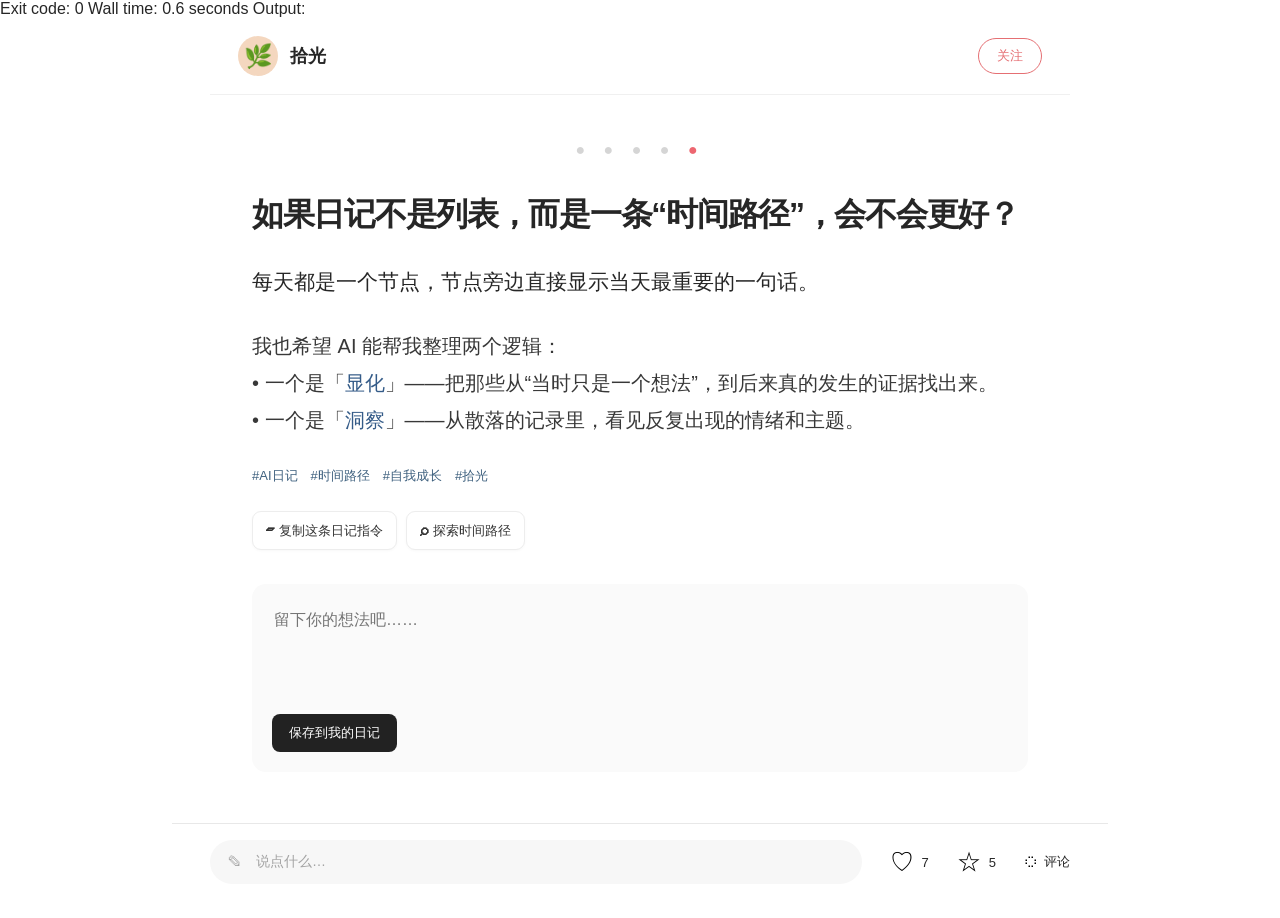
<file: feed.html>
Exit code: 0
Wall time: 0.6 seconds
Output:
<!doctype html><html lang="zh-CN"><head><meta charset="UTF-8"><meta name="viewport" content="width=device-width,initial-scale=1"><title>拾光 · 内容流</title><style>body{margin:0;background:#fff;color:#262626;font-family:Arial,"PingFang SC","Microsoft YaHei",sans-serif}.app{max-width:860px;margin:auto;min-height:100vh;background:#fff}.top{height:76px;border-bottom:1px solid #f0f0f0;display:flex;align-items:center;justify-content:space-between;padding:0 28px}.profile{display:flex;align-items:center;gap:12px;font-size:18px;font-weight:700}.avatar{width:40px;height:40px;border-radius:50%;display:grid;place-items:center;background:#f4d7bf;font-size:23px}.follow{border:1px solid #e56f73;color:#e56f73;background:#fff;border-radius:99px;padding:8px 18px;font-size:13px}.post{padding:46px 42px 120px}.dots{text-align:center;color:#d5d5d5;letter-spacing:7px;margin:0 0 34px}.dots b{color:#ed6670}.post h1{font-size:32px;line-height:1.35;letter-spacing:-.04em;margin:0 0 28px}.sub{font-size:21px;line-height:1.7;margin:0 0 28px}.prompt{font-size:20px;line-height:1.85;color:#383838;margin:0 0 28px}.prompt em{font-style:normal;color:#345b88}.meta{font-size:13px;color:#3f617f;margin:10px 0 26px}.chips{display:flex;gap:9px;flex-wrap:wrap}.chip{border:1px solid #ededed;background:#fff;border-radius:9px;padding:9px 13px;font-size:13px;color:#333;box-shadow:0 1px 3px #00000008}.chip b{font-size:16px;margin-right:5px}.capture{margin-top:34px;padding:20px;background:#fafafa;border-radius:14px}.capture textarea{width:100%;height:110px;resize:none;border:0;outline:0;background:#fafafa;font:inherit;font-size:16px;line-height:1.7}.capture button{background:#222;color:#fff;border:0;border-radius:8px;padding:10px 17px;cursor:pointer}.saved{font-size:12px;color:#6c986d;margin-left:12px;opacity:0}.saved.show{opacity:1}.bar{position:fixed;bottom:0;left:50%;transform:translateX(-50%);width:min(860px,100%);height:76px;background:#fff;border-top:1px solid #e8e8e8;display:flex;align-items:center;gap:28px;padding:0 38px}.comment{flex:1;background:#f7f7f7;border-radius:99px;color:#a4a4a4;padding:13px 18px;font-size:14px}.action{display:flex;align-items:center;gap:6px;font-size:18px}.action span{font-size:13px;margin-left:2px}.action button{border:0;background:transparent;font-size:24px;cursor:pointer;padding:0}@media(max-width:600px){.top{padding:0 16px}.post{padding:32px 20px 120px}.post h1{font-size:27px}.sub,.prompt{font-size:17px}.bar{padding:0 15px;gap:12px}.comment{font-size:12px}.follow{padding:7px 12px}}
</style></head><body><div class="app"><header class="top"><div class="profile"><div class="avatar">🌿</div><span>拾光</span></div><button class="follow" onclick="toggleFollow()">关注</button></header><main class="post"><div class="dots">● ● ● ● <b>●</b></div><h1>如果日记不是列表，而是一条“时间路径”，会不会更好？</h1><p class="sub">每天都是一个节点，节点旁边直接显示当天最重要的一句话。</p><p class="prompt">我也希望 AI 能帮我整理两个逻辑：<br>• 一个是「<em>显化</em>」——把那些从“当时只是一个想法”，到后来真的发生的证据找出来。<br>• 一个是「<em>洞察</em>」——从散落的记录里，看见反复出现的情绪和主题。</p><div class="meta">#AI日记　#时间路径　#自我成长　#拾光</div><div class="chips"><button class="chip" onclick="copyPrompt()"><b>▱</b>复制这条日记指令</button><button class="chip" onclick="alert('可以在这里继续探索时间路径')"><b>⌕</b>探索时间路径</button></div><section class="capture"><textarea id="capture" placeholder="留下你的想法吧……"></textarea><div><button onclick="saveCapture()">保存到我的日记</button><span class="saved" id="saved">✓ 已保存</span></div></section></main><footer class="bar"><div class="comment">✎　说点什么…</div><div class="action"><button onclick="react('like')">♡</button><span id="likes">7</span></div><div class="action"><button onclick="react('star')">☆</button><span id="stars">5</span></div><div class="action"><button onclick="alert('评论功能即将开放')">◌</button><span>评论</span></div></footer></div><script>function toggleFollow(){const b=document.querySelector('.follow');b.textContent=b.textContent==='关注'?'已关注':'关注'}function copyPrompt(){navigator.clipboard?.writeText(document.querySelector('.prompt').innerText);alert('日记指令已复制')}function saveCapture(){const t=document.querySelector('#capture').value.trim();if(!t)return;const list=JSON.parse(localStorage.getItem('shiguang-entries')||'[]'),d=new Date(),pad=n=>String(n).padStart(2,'0'),key=`${d.getFullYear()}-${pad(d.getMonth()+1)}-${pad(d.getDate())}`;list.unshift({date:key,display:`${d.getFullYear()}年${d.getMonth()+1}月${d.getDate()}日`,text:t,mood:'平静',tags:['内容流']});localStorage.setItem('shiguang-entries',JSON.stringify(list));document.querySelector('#saved').classList.add('show');document.querySelector('#capture').value=''}function react(kind){const id=kind==='like'?'likes':'stars',el=document.querySelector('#'+id);el.textContent=Number(el.textContent)+1}</script></body></html>
</file>
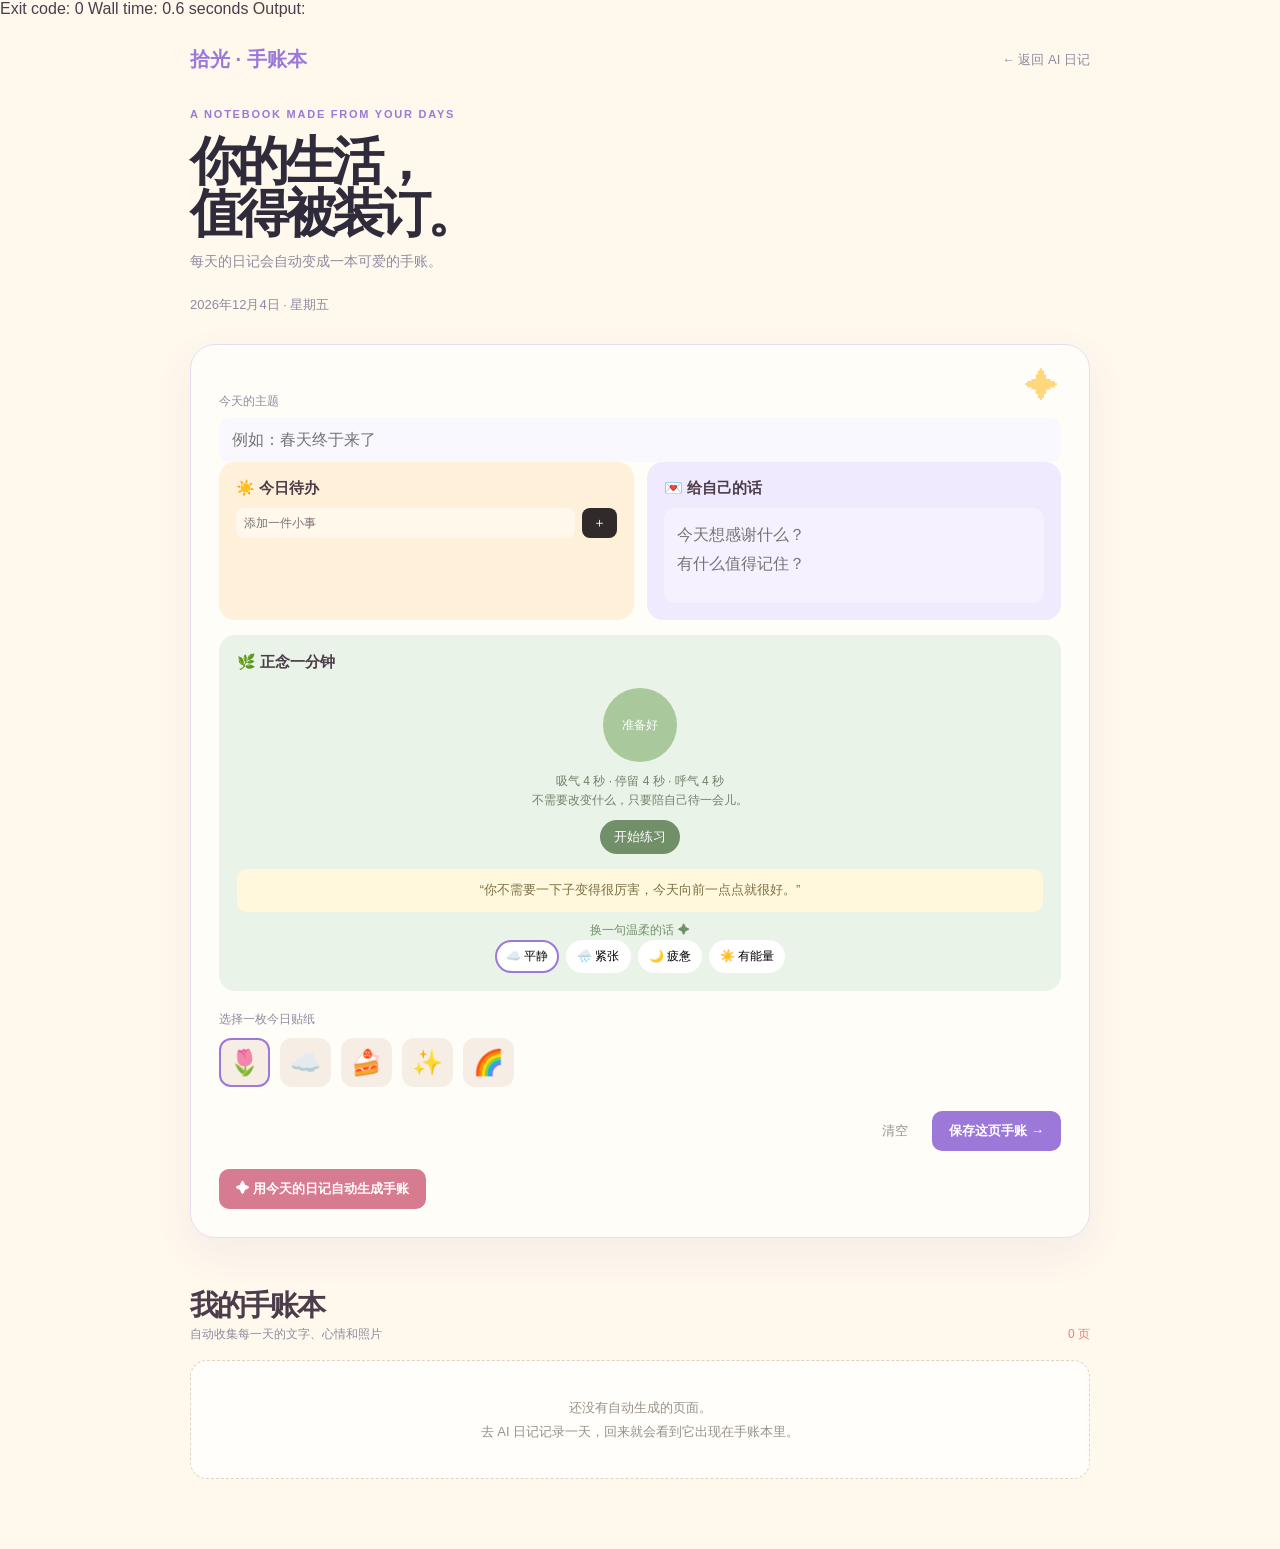
<file: planner.html>
Exit code: 0
Wall time: 0.6 seconds
Output:
<!doctype html><html lang="zh-CN"><head><meta charset="UTF-8"><meta name="viewport" content="width=device-width,initial-scale=1"><title>拾光 · 我的手账本</title><style>body{margin:0;background:#faf6ef;color:#302b2a;font-family:ui-rounded,"PingFang SC","Microsoft YaHei",sans-serif}.page{max-width:900px;margin:auto;padding:28px 22px 70px}.top{display:flex;justify-content:space-between;align-items:center;margin-bottom:35px}.brand{font-weight:900;font-size:20px}.back{color:#a0988c;text-decoration:none;font-size:13px}.eyebrow{font-size:11px;color:#ef7d70;letter-spacing:.16em;font-weight:bold}.title{font-size:52px;line-height:1;letter-spacing:-.09em;margin:15px 0 10px}.sub{color:#9a9188;font-size:14px}.date{color:#9a9188;margin-top:25px;font-size:13px}.paper{margin-top:30px;background:#fffefa;border:1px solid #e5ddd1;border-radius:25px;padding:28px;box-shadow:0 15px 40px #6f573315;position:relative}.paper:before{content:"✦";position:absolute;right:30px;top:22px;color:#ffd96a;font-size:34px}.label{display:block;color:#91887d;font-size:12px;margin:20px 0 8px}.input,.area{width:100%;border:0;background:#f8f3eb;border-radius:11px;padding:13px;outline:0;color:#302b2a;font:inherit}.area{height:95px;resize:none;line-height:1.8}.columns{display:grid;grid-template-columns:1fr 1fr;gap:13px}.block{border-radius:16px;padding:17px}.yellow{background:#fff1d9}.blue{background:#eaf1ff}.block h3{font-size:15px;margin:0 0 10px}.block .area{background:#ffffff55}.todo-add{display:flex;gap:7px;margin-top:10px}.todo-add input{min-width:0;flex:1;border:0;border-radius:8px;padding:8px;background:#fff8eb;outline:0;font-size:12px}.todo-add button{border:0;background:#302b2a;color:#fff;border-radius:8px;padding:0 11px;cursor:pointer}.todo-list{margin:10px 0 0;padding:0;list-style:none}.todo-list li{display:flex;align-items:center;gap:8px;padding:6px 0;font-size:12px}.todo-list li.done span{text-decoration:line-through;color:#9a9188}.todo-list input{accent-color:#ef7d70}.mindful{background:#e9f3e7;border-radius:16px;padding:18px;margin-top:15px}.mindful h3{margin:0;font-size:15px}.breath{width:74px;height:74px;border-radius:50%;background:#a9c99d;display:grid;place-items:center;margin:16px auto 10px;color:#fff;font-size:12px;transition:transform 4s ease-in-out}.breath.running{transform:scale(1.35)}.mindful p{color:#71816a;font-size:12px;text-align:center;margin:8px 0;line-height:1.6}.feelings{display:flex;justify-content:center;gap:7px}.feel{background:#fff;border:2px solid transparent;border-radius:99px;padding:6px 9px;font-size:12px;cursor:pointer}.feel.active{border-color:#85a77c}.sticker-row{display:flex;gap:10px;margin-top:10px}.sticker{font-size:25px;background:#f6eee4;border:2px solid transparent;border-radius:12px;padding:8px;cursor:pointer}.sticker.active{border-color:#ef7d70}.actions{display:flex;justify-content:flex-end;gap:13px;margin-top:24px}.cancel{background:transparent;color:#9a9188;padding:11px;border:0;cursor:pointer}.save,.auto{background:#302b2a;color:white;border:0;border-radius:10px;padding:11px 17px;font-weight:bold;cursor:pointer}.auto{background:#ef7d70;margin-top:18px}.saved{display:none;color:#6d936c;text-align:center;margin-top:18px;font-size:13px}.saved.show{display:block}.book-head{display:flex;justify-content:space-between;align-items:end;margin:48px 0 17px}.book-head h2{font-size:29px;letter-spacing:-.08em;margin:0}.book-head p{color:#9a9188;font-size:12px;margin:0}.book{display:grid;grid-template-columns:repeat(2,1fr);gap:15px}.entry-page{background:#fffefa;border:1px solid #e5ddd1;border-radius:17px;padding:20px;min-height:180px;box-shadow:0 7px 18px #6f573310;position:relative}.entry-page:nth-child(even){background:#fff8f1}.page-sticker{position:absolute;right:17px;top:15px;font-size:25px}.entry-date{font-size:11px;color:#a0988c}.entry-mood{display:inline-block;background:#f0e7fc;color:#79699d;border-radius:99px;padding:4px 8px;font-size:10px;margin-top:12px}.entry-page h3{font-size:18px;margin:12px 0 7px;letter-spacing:-.04em}.entry-page p{font-size:13px;color:#6d665f;line-height:1.7;margin:0}.entry-tags{color:#ef7d70;font-size:11px;margin-top:12px}.entry-photo{width:54px;height:42px;object-fit:cover;border-radius:7px;margin:13px 5px 0 0}.empty-book{grid-column:span 2;text-align:center;padding:35px;background:#fffefa;border:1px dashed #dfd2c3;border-radius:17px;color:#9a9188;font-size:13px;line-height:1.8}@media(max-width:600px){.page{padding:22px 16px}.title{font-size:45px}.paper{padding:21px}.columns{grid-template-columns:1fr}.book{grid-template-columns:1fr}.empty-book{grid-column:span 1}}
</style></head><body><main class="page"><div class="top"><div class="brand">拾光 · 手账本</div><a class="back" href="index.html">← 返回 AI 日记</a></div><div class="eyebrow">A NOTEBOOK MADE FROM YOUR DAYS</div><h1 class="title">你的生活，<br>值得被装订。</h1><p class="sub">每天的日记会自动变成一本可爱的手账。</p><div class="date" id="date"></div><section class="paper"><label class="label">今天的主题</label><input class="input" id="title" placeholder="例如：春天终于来了"><div class="columns"><div class="block yellow"><h3>☀️ 今日待办</h3><ul class="todo-list" id="todoList"></ul><div class="todo-add"><input id="todoInput" placeholder="添加一件小事"><button onclick="addTodo()">＋</button></div></div><div class="block blue"><h3>💌 给自己的话</h3><textarea class="area" id="note" placeholder="今天想感谢什么？&#10;有什么值得记住？"></textarea></div></div><section class="mindful"><h3>🌿 正念一分钟</h3><div class="breath" id="breath">准备好</div><p>吸气 4 秒 · 停留 4 秒 · 呼气 4 秒<br>不需要改变什么，只要陪自己待一会儿。</p><button onclick="startBreath()" style="display:block;margin:10px auto;border:0;background:#718f69;color:#fff;padding:8px 14px;border-radius:99px;cursor:pointer">开始练习</button><div class="feelings"><button class="feel active" onclick="pickFeel(this,'平静')">☁️ 平静</button><button class="feel" onclick="pickFeel(this,'紧张')">🌧️ 紧张</button><button class="feel" onclick="pickFeel(this,'疲惫')">🌙 疲惫</button><button class="feel" onclick="pickFeel(this,'有能量')">☀️ 有能量</button></div></section><label class="label">选择一枚今日贴纸</label><div class="sticker-row"><button class="sticker active" onclick="pickSticker(this,'🌷')">🌷</button><button class="sticker" onclick="pickSticker(this,'☁️')">☁️</button><button class="sticker" onclick="pickSticker(this,'🍰')">🍰</button><button class="sticker" onclick="pickSticker(this,'✨')">✨</button><button class="sticker" onclick="pickSticker(this,'🌈')">🌈</button></div><div class="actions"><button class="cancel" onclick="clearPlan()">清空</button><button class="save" onclick="savePlan()">保存这页手账 →</button></div><button class="auto" onclick="autoGenerate()">✦ 用今天的日记自动生成手账</button><div class="saved" id="saved">✓ 这页手账已保存在你的设备上</div></section><div class="book-head"><div><h2>我的手账本</h2><p>自动收集每一天的文字、心情和照片</p></div><span id="count" style="color:#ef7d70;font-size:12px"></span></div><section class="book" id="book"></section></main><script>const d=new Date(),pad=n=>String(n).padStart(2,'0');document.querySelector('#date').textContent=`${d.getFullYear()}年${d.getMonth()+1}月${d.getDate()}日 · ${['星期日','星期一','星期二','星期三','星期四','星期五','星期六'][d.getDay()]}`;let sticker='🌷',feeling='平静',todos=[],breathing=false;function renderTodos(){document.querySelector('#todoList').innerHTML=todos.map((x,i)=>`<li class="${x.done?'done':''}"><input type="checkbox" ${x.done?'checked':''} onchange="toggleTodo(${i})"><span>${x.text}</span><button onclick="removeTodo(${i})" style="margin-left:auto;border:0;background:transparent;color:#b9ada0;cursor:pointer">×</button></li>`).join('')}function addTodo(){const i=document.querySelector('#todoInput'),v=i.value.trim();if(!v)return;todos.push({text:v,done:false});i.value='';renderTodos()}function toggleTodo(i){todos[i].done=!todos[i].done;renderTodos()}function removeTodo(i){todos.splice(i,1);renderTodos()}function pickFeel(el,v){feeling=v;document.querySelectorAll('.feel').forEach(x=>x.classList.remove('active'));el.classList.add('active')}function pickSticker(el,v){sticker=v;document.querySelectorAll('.sticker').forEach(x=>x.classList.remove('active'));el.classList.add('active')}function startBreath(){if(breathing)return;breathing=true;const b=document.querySelector('#breath');let n=0;b.classList.add('running');const timer=setInterval(()=>{n++;b.textContent=n%2?'吸气':'呼气';b.classList.toggle('running');if(n>=6){clearInterval(timer);breathing=false;b.textContent='完成'}},4000)}function savePlan(){localStorage.setItem('shiguang-planner',JSON.stringify({title:document.querySelector('#title').value,todos,note:document.querySelector('#note').value,sticker,feeling}));showSaved()}function showSaved(){document.querySelector('#saved').classList.add('show');setTimeout(()=>document.querySelector('#saved').classList.remove('show'),2500)}function clearPlan(){document.querySelector('#title').value='';document.querySelector('#note').value='';todos=[];renderTodos()}function autoGenerate(){const list=JSON.parse(localStorage.getItem('shiguang-entries')||'[]'),e=list[0];if(!e)return alert('先去 AI 日记里记录今天，再来生成手账吧。');document.querySelector('#title').value=e.text.split(/[。！？.!?]/)[0].slice(0,24)||'今天也有好好生活';document.querySelector('#note').value=`今天的心情是：${e.mood}\n\n${e.text}`;todos=[];if(e.tags?.length)e.tags.forEach(t=>todos.push({text:`回顾：${t}`,done:false}));renderTodos();if(e.photos?.length)document.querySelector('#note').value+=`\n\n📷 今天还留下了 ${e.photos.length} 张照片。`;showSaved()}function renderBook(){const list=JSON.parse(localStorage.getItem('shiguang-entries')||'[]'),book=document.querySelector('#book');document.querySelector('#count').textContent=`${list.length} 页`;if(!list.length){book.innerHTML='<div class="empty-book">还没有自动生成的页面。<br>去 AI 日记记录一天，回来就会看到它出现在手账本里。</div>';return}book.innerHTML=list.map((e,i)=>`<article class="entry-page"><span class="page-sticker">${['🌷','✨','☁️','🍰','🌈'][i%5]}</span><div class="entry-date">${e.display}</div><span class="entry-mood">${e.mood||'平静'}</span><h3>${(e.text||'今天也有好好生活').split(/[。！？.!?]/)[0].slice(0,24)}</h3><p>${(e.text||'').slice(0, ninety=90)}${e.text.length>90?'……':''}</p><div class="entry-tags">${(e.tags||[]).map(t=>'#'+t).join(' ')}</div>${e.photos?.length?e.photos.slice(0,3).map(s=>`<img class="entry-photo" src="${s}">`).join(''):''}</article>`).join('')}const p=JSON.parse(localStorage.getItem('shiguang-planner')||'null');if(p){document.querySelector('#title').value=p.title||'';document.querySelector('#note').value=p.note||'';todos=p.todos||[];sticker=p.sticker||'🌷';feeling=p.feeling||'平静';renderTodos()}renderBook();</script></body></html>
</html>
<script>(function(){const quotes=['你不需要一下子变得很厉害，今天向前一点点就很好。','你已经走了很远，别忘了也看看身后的自己。','慢一点没有关系，正在发生的此刻也值得被珍惜。','你可以不完美，也可以被好好爱着。','今天的你已经做得够好了，剩下的交给时间。','你的感受很重要，你也值得被自己温柔对待。'];const box=document.querySelector('.mindful');if(!box)return;const p=document.createElement('p');p.id='positiveQuote';p.style.cssText='background:#fff8dc;color:#7d7046;border-radius:10px;padding:11px 13px;margin:15px 0 9px;text-align:center;font-size:13px;line-height:1.6';const b=document.createElement('button');b.textContent='换一句温柔的话 ✦';b.style.cssText='display:block;margin:0 auto;background:transparent;border:0;color:#718f69;font-size:12px;cursor:pointer';function next(){p.textContent='“'+quotes[Math.floor(Math.random()*quotes.length)]+'”'}next();b.onclick=next;const old=box.querySelector('.feelings');box.insertBefore(p,old);box.insertBefore(b,old)})()</script>
</html>
<style>
body{background:#f7f5ff;color:#302b3a}.brand{color:#9c78d8}.back{color:#918aa0}.eyebrow{color:#9c78d8}.title{color:#302b3a}.sub,.date{color:#918aa0}.paper{background:#fff;border-color:#e5def3;box-shadow:0 15px 40px #6e5a9c12}.paper:before{color:#ffd77d}.label{color:#918aa0}.input,.area{background:#faf8ff;border-color:#e5def3;color:#302b3a}.yellow{background:#fff9e5}.blue{background:#f0eaff}.pink{background:#fceff4}.mindful{background:#e9f3e7}.save{background:#9c78d8}.auto{background:#d77b91}.book-head h2{color:#4b3d49}.book-head p{color:#918aa0}.entry-page{background:#fff;border-color:#e5def3}.entry-page:nth-child(even){background:#faf8ff}.entry-mood{background:#eee7fc;color:#776799}.entry-tags{color:#9c78d8}.sticker.active{border-color:#9c78d8}.feel.active{border-color:#9c78d8}
</style>
</html>
<style>body{background:#fff8ed;color:#4b3d49;font-family:"Arial Rounded MT Bold","Trebuchet MS","PingFang SC","Microsoft YaHei",sans-serif}.paper,.entry-page{background:#fffdf8}.yellow{background:#fff1d9}.blue{background:#f0eaff}</style>
</file>
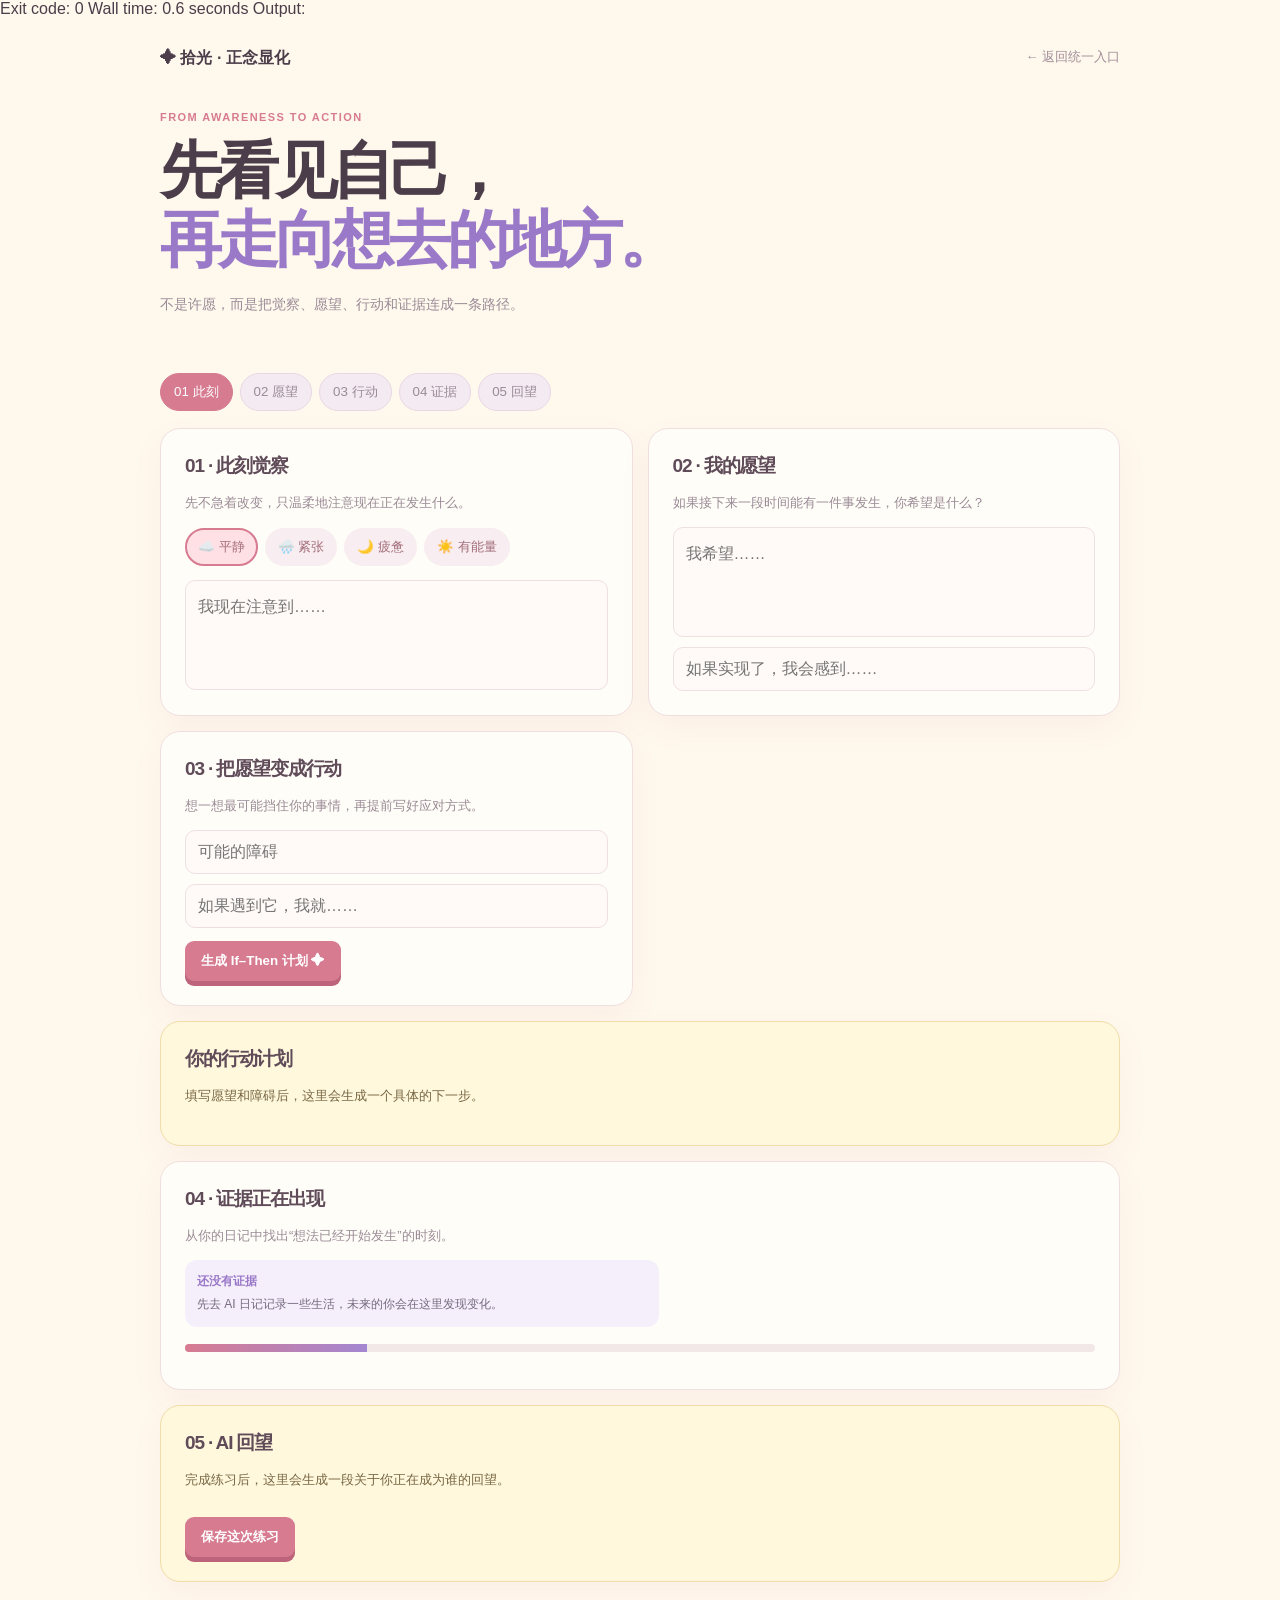
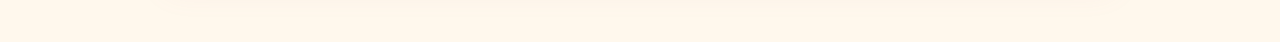
<file: practice.html>
Exit code: 0
Wall time: 0.6 seconds
Output:
<!doctype html><html lang="zh-CN"><head><meta charset="UTF-8"><meta name="viewport" content="width=device-width,initial-scale=1"><title>拾光 · 正念显化</title><style>body{margin:0;background:#f7f5ff;color:#302b3a;font-family:ui-rounded,"PingFang SC","Microsoft YaHei",sans-serif}.page{max-width:960px;margin:auto;padding:30px 24px 60px}.top{display:flex;justify-content:space-between}.brand{font-size:20px;font-weight:900}.back{color:#918aa0;text-decoration:none;font-size:13px}.hero{padding:55px 0 25px}.eyebrow{color:#9c78d8;font-size:11px;font-weight:900;letter-spacing:.16em}.hero h1{font-size:clamp(42px,6vw,68px);line-height:.95;letter-spacing:-.1em;margin:16px 0}.hero em{font-style:normal;color:#9c78d8}.hero p,.hint{color:#918aa0;font-size:13px;line-height:1.7}.steps{display:flex;gap:7px;overflow:auto;margin-bottom:17px}.step{white-space:nowrap;border:0;border-radius:99px;padding:9px 13px;background:#e9e3f7;color:#918aa0;cursor:pointer}.step.active{background:#9c78d8;color:#fff}.grid{display:grid;grid-template-columns:1fr 1fr;gap:15px}.card{background:#fff;border:1px solid #e5def3;border-radius:20px;padding:24px;box-shadow:0 12px 35px #6e5a9c0d}.wide{grid-column:span 2}.card h2{font-size:19px;letter-spacing:-.06em;margin:0 0 8px}.input,.area{width:100%;border:1px solid #e5def3;background:#faf8ff;border-radius:10px;padding:12px;outline:0;color:#302b3a;font:inherit}.area{height:110px;resize:none;line-height:1.7}.feelings{display:flex;gap:7px;flex-wrap:wrap;margin:14px 0}.feel{border:2px solid transparent;background:#f5f1ff;border-radius:99px;padding:8px 11px;color:#6d6182;cursor:pointer}.feel.active{border-color:#9c78d8}.primary{background:#9c78d8;color:#fff;border:0;border-radius:9px;padding:11px 16px;font-weight:bold;cursor:pointer;margin-top:13px}.result{background:#fff9e5;border-color:#f1dfae}.result p{font-size:13px;line-height:1.75;color:#73674b}.evidence{display:flex;gap:9px;flex-wrap:wrap}.ev{background:#f4f0fc;border-radius:12px;padding:12px;width:calc(50% - 5px);font-size:12px;line-height:1.6;color:#6c607d}.ev b{display:block;color:#9c78d8;margin-bottom:4px}.progress{height:8px;background:#eee8f8;border-radius:99px;margin-top:17px;overflow:hidden}.progress i{display:block;height:100%;width:20%;background:linear-gradient(90deg,#9c78d8,#ff9e9a)}@media(max-width:650px){.page{padding:22px 16px}.grid{grid-template-columns:1fr}.wide{grid-column:span 1}.ev{width:100%}}</style></head><body><main class="page"><div class="top"><b>✦ 拾光 · 正念显化</b><a class="back" href="app.html">← 返回统一入口</a></div><header class="hero"><div class="eyebrow">FROM AWARENESS TO ACTION</div><h1>先看见自己，<br><em>再走向想去的地方。</em></h1><p>不是许愿，而是把觉察、愿望、行动和证据连成一条路径。</p></header><div class="steps"><button class="step active" onclick="go('now',this)">01 此刻</button><button class="step" onclick="go('wish',this)">02 愿望</button><button class="step" onclick="go('plan',this)">03 行动</button><button class="step" onclick="go('evidence',this)">04 证据</button><button class="step" onclick="go('review',this)">05 回望</button></div><div class="grid"><section class="card" id="now"><h2>01 · 此刻觉察</h2><p class="hint">先不急着改变，只温柔地注意现在正在发生什么。</p><div class="feelings"><button class="feel active" onclick="feelNow(this,'平静')">☁️ 平静</button><button class="feel" onclick="feelNow(this,'紧张')">🌧️ 紧张</button><button class="feel" onclick="feelNow(this,'疲惫')">🌙 疲惫</button><button class="feel" onclick="feelNow(this,'有能量')">☀️ 有能量</button></div><textarea class="area" id="nowText" placeholder="我现在注意到……"></textarea></section><section class="card" id="wish"><h2>02 · 我的愿望</h2><p class="hint">如果接下来一段时间能有一件事发生，你希望是什么？</p><textarea class="area" id="wishText" placeholder="我希望……"></textarea><input class="input" id="feelText" placeholder="如果实现了，我会感到……" style="margin-top:10px"></section><section class="card" id="plan"><h2>03 · 把愿望变成行动</h2><p class="hint">想一想最可能挡住你的事情，再提前写好应对方式。</p><input class="input" id="obstacle" placeholder="可能的障碍"><input class="input" id="action" placeholder="如果遇到它，我就……" style="margin-top:10px"><button class="primary" onclick="makePlan()">生成 If–Then 计划 ✦</button></section><section class="card result wide" id="planResult"><h2>你的行动计划</h2><p id="planText">填写愿望和障碍后，这里会生成一个具体的下一步。</p></section><section class="card wide" id="evidence"><h2>04 · 证据正在出现</h2><p class="hint">从你的日记中找出“想法已经开始发生”的时刻。</p><div class="evidence" id="evidenceList"></div><div class="progress"><i id="progress"></i></div><p class="hint" id="progressText"></p></section><section class="card result wide" id="review"><h2>05 · AI 回望</h2><p id="reviewText">完成练习后，这里会生成一段关于你正在成为谁的回望。</p><button class="primary" onclick="savePractice()">保存这次练习</button></section></div></main><script>let currentFeel='平静';const entries=JSON.parse(localStorage.getItem('shiguang-entries')||'[]');function feelNow(el,v){currentFeel=v;document.querySelectorAll('.feel').forEach(x=>x.classList.remove('active'));el.classList.add('active')}function go(id,b){document.querySelector('#'+id).scrollIntoView({behavior:'smooth',block:'center'});document.querySelectorAll('.step').forEach(x=>x.classList.remove('active'));b.classList.add('active')}function makePlan(){const w=document.querySelector('#wishText').value.trim()||'更靠近我想要的生活',o=document.querySelector('#obstacle').value.trim()||'我开始拖延',a=document.querySelector('#action').value.trim()||'只做最小的一步，比如先开始 5 分钟';document.querySelector('#planText').textContent=`如果${o}，那么我会${a}。我不是等待愿望发生，而是在给它一个发生的机会。`;document.querySelector('#reviewText').textContent=`今天的你感到${currentFeel}，但仍然写下了「${w}」。这份愿望已经从脑海走到了纸面，下一步是让它拥有一个具体动作。`;document.querySelector('#planResult').scrollIntoView({behavior:'smooth',block:'center'})}function renderEvidence(){const box=document.querySelector('#evidenceList');if(!entries.length){box.innerHTML='<div class="ev"><b>还没有证据</b>先去 AI 日记记录一些生活，未来的你会在这里发现变化。</div>';return}box.innerHTML=entries.slice(0,4).map(e=>`<div class="ev"><b>${e.display} · ${e.mood}</b>${e.text.slice(0,60)}${e.text.length>60?'……':''}</div>`).join('');document.querySelector('#progress').style.width=Math.min(100,entries.length*18+18)+'%';document.querySelector('#progressText').textContent=`已发现 ${entries.length} 个生活节点，它们会慢慢连成你的路径。`}function savePractice(){localStorage.setItem('shiguang-practice',JSON.stringify({feel:currentFeel,wish:document.querySelector('#wishText').value,obstacle:document.querySelector('#obstacle').value,action:document.querySelector('#action').value,date:new Date().toISOString()}));alert('这次正念显化练习已保存。')}renderEvidence();</script></body></html>
</html>
<style>
.hero{padding:42px 0 30px;max-width:760px}.hero h1{font-size:clamp(38px,7vw,62px);line-height:1.08;letter-spacing:-.065em;max-width:720px;margin:15px 0 18px}.hero h1 em{display:block;margin-top:2px}.hero p{max-width:600px;font-size:14px;line-height:1.8}.eyebrow{margin-bottom:6px}.steps{margin-top:12px}
</style>
</html>
<style>
body{background:#fffaf4;color:#4b3d49;font-family:"Arial Rounded MT Bold","Trebuchet MS","PingFang SC","Microsoft YaHei",sans-serif}.brand{color:#d77b91;font-size:21px}.hero{max-width:760px}.eyebrow{color:#d77b91;letter-spacing:.13em;font-size:11px}.hero h1{color:#4b3d49;font-weight:800;letter-spacing:-.075em}.hero h1 em{color:#9a79c8}.hero p,.hint{color:#9a8b96}.steps .step{background:#f4eaf2;border:1px solid #ead7e5;color:#9a8b96}.steps .step.active{background:#d77b91;border-color:#d77b91;color:#fff}.card{background:#fffdf9;border-color:#f0dfdf;box-shadow:0 12px 30px #c8869912}.card:after{background:#ffd77d}.card h2{color:#604b59}.input,.area{background:#fffaf7;border-color:#eedfe3;color:#4b3d49}.feel{background:#f8edf0;color:#a36e7b}.feel.active{background:#ffe1e5;border-color:#d77b91}.primary{background:#d77b91;box-shadow:0 5px 0 #bd647b}.result{background:#fff8dc;border-color:#f0dda7}.result p{color:#786744}.evidence .ev{background:#f5effb;color:#766a7f}.evidence .ev b{color:#9a79c8}.progress{background:#f3e8e8}.progress i{background:linear-gradient(90deg,#d77b91,#a487d1)}.back{color:#a28f99}.footer{color:#ae9ca4}
</style>
</html>
<style>body{background:#fff8ed;color:#4b3d49;font-family:"Arial Rounded MT Bold","Trebuchet MS","PingFang SC","Microsoft YaHei",sans-serif}.card{background:#fffdf8}.result{background:#fff8dc}</style>
</file>
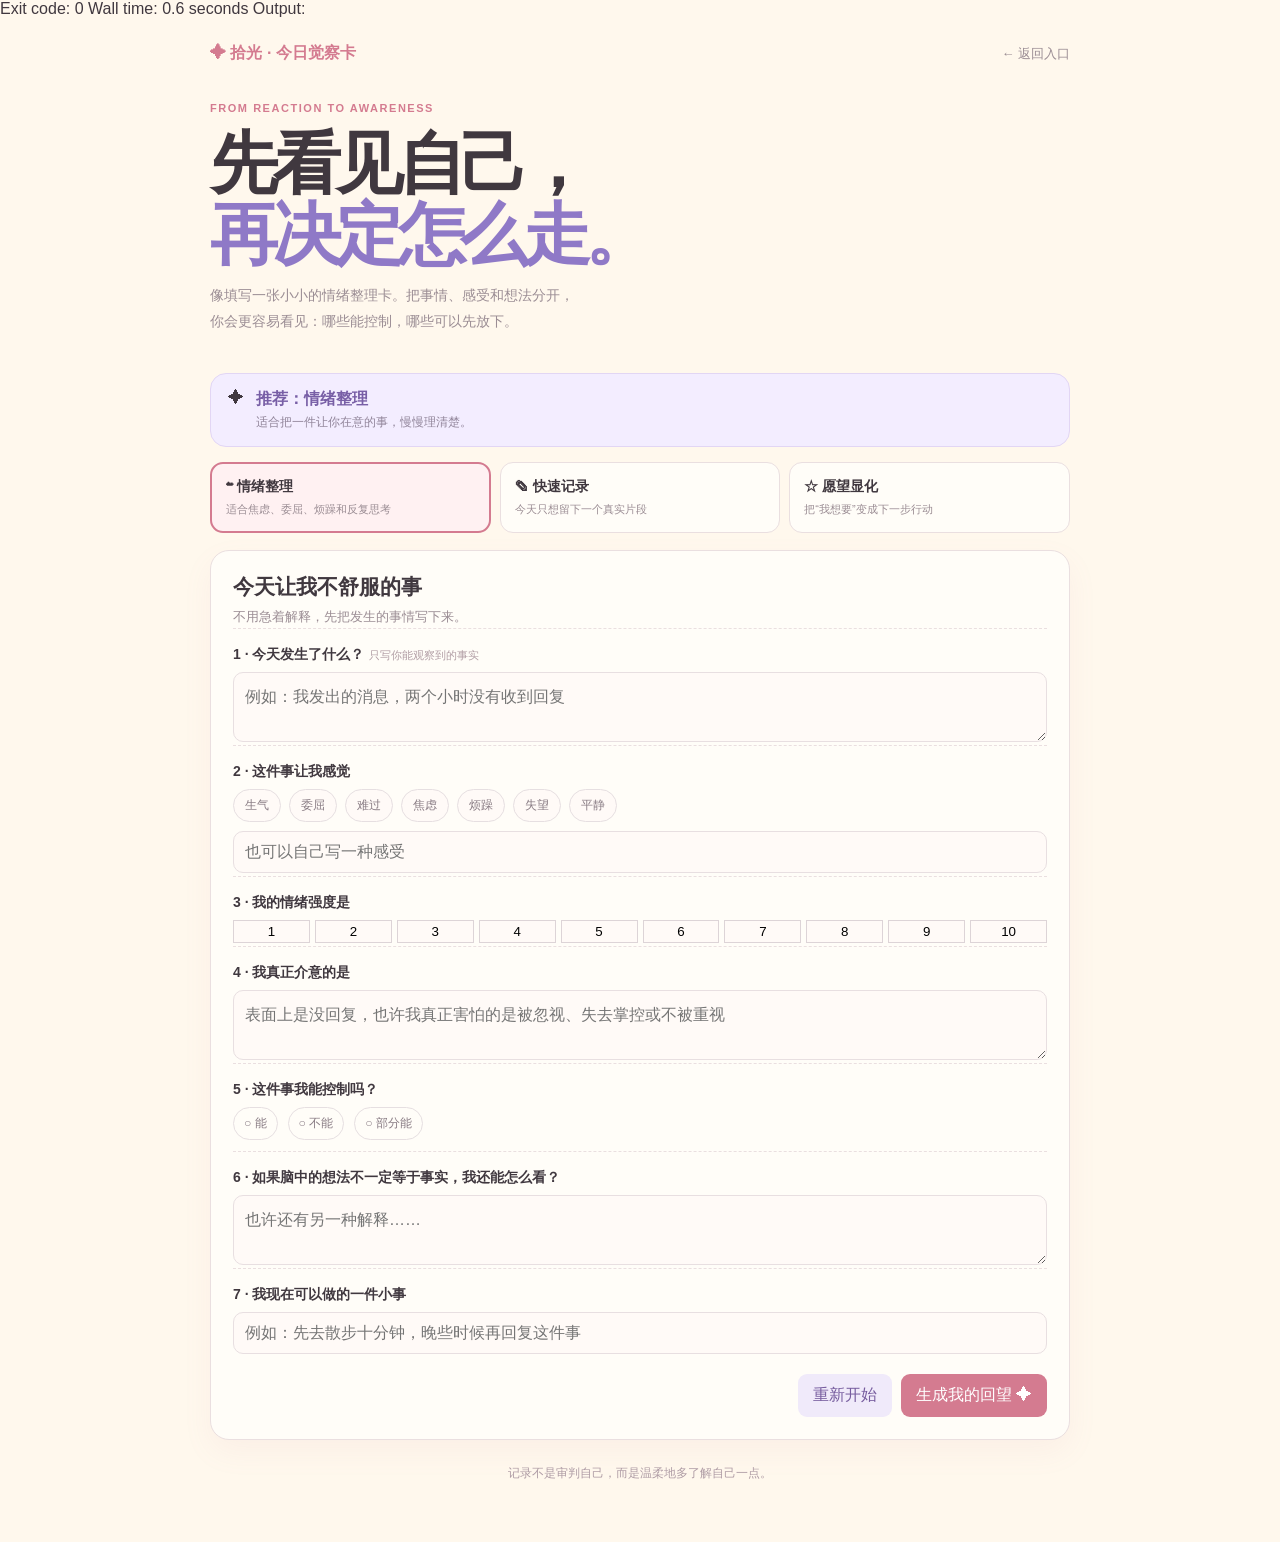
<file: record.html>
Exit code: 0
Wall time: 0.6 seconds
Output:
<!doctype html>
<html lang="zh-CN">
<head>
<meta charset="UTF-8"><meta name="viewport" content="width=device-width,initial-scale=1">
<title>拾光 · 今日觉察卡</title>
<style>
:root{--ink:#40383f;--muted:#9b8d94;--line:#eadfe0;--pink:#d47b90;--lav:#8f79c7;--paper:#fffdf8}
*{box-sizing:border-box}body{margin:0;background:#fff8ed;color:var(--ink);font-family:"Arial Rounded MT Bold","Trebuchet MS","PingFang SC","Microsoft YaHei",sans-serif}.page{max-width:900px;margin:auto;padding:25px 20px 60px}.top{display:flex;justify-content:space-between;align-items:center}.brand{color:var(--pink);font-weight:900}.back{color:var(--muted);font-size:13px;text-decoration:none}.hero{padding:38px 0 25px}.eyebrow{color:var(--pink);font-size:11px;letter-spacing:.14em;font-weight:900}.hero h1{font-size:clamp(38px,6vw,68px);line-height:1.04;letter-spacing:-.08em;margin:14px 0}.hero h1 em{font-style:normal;color:var(--lav)}.hero p{color:var(--muted);line-height:1.8;font-size:14px}.recommend{display:flex;gap:12px;background:#f3edff;border:1px solid #e2d6f4;border-radius:16px;padding:15px 17px;margin-bottom:15px}.recommend b{color:#785fa6}.recommend span{display:block;color:#91859a;font-size:12px;margin-top:4px}.modes{display:grid;grid-template-columns:repeat(3,1fr);gap:9px;margin-bottom:17px}.mode{border:1px solid var(--line);background:var(--paper);border-radius:13px;padding:14px;text-align:left;color:var(--ink);cursor:pointer}.mode.active{border:2px solid var(--pink);background:#fff1f2}.mode strong{display:block;font-size:14px;margin-bottom:5px}.mode small{font-size:11px;line-height:1.5;color:var(--muted)}.card{background:var(--paper);border:1px solid var(--line);border-radius:19px;padding:22px;box-shadow:0 12px 30px #c8869912}.card h2{margin:0 0 5px;font-size:21px}.hint{margin:0;color:var(--muted);font-size:13px;line-height:1.7}.question{border-top:1px dashed #eadfe0;padding:17px 0 3px}.question label{display:block;font-size:14px;font-weight:bold;margin-bottom:8px}.question label span{font-size:11px;color:#b19da4;font-weight:normal;margin-left:5px}.input,.area{width:100%;border:1px solid #e8dfe1;border-radius:10px;background:#fffaf7;color:var(--ink);font:inherit;padding:11px;outline:0}.area{height:70px;resize:vertical;line-height:1.6}.chips{display:flex;flex-wrap:wrap;gap:8px}.chip{border:1px solid #e6dfe1;background:#fffaf7;border-radius:99px;padding:7px 11px;color:#887b83;cursor:pointer;font:inherit;font-size:12px}.chip.active{background:#fff0f2;border-color:var(--pink);color:#b95e76}.scale{display:flex;gap:5px;align-items:center}.scale button{flex:1;height:23px;border:1px solid #ddd4d7;background:#fffaf7;cursor:pointer}.scale button.active{background:#e69a9d;border-color:#e69a9d}.control{display:flex;gap:10px;flex-wrap:wrap}.control label{font-weight:normal;font-size:12px;border:1px solid #e6dfe1;border-radius:99px;padding:7px 10px;cursor:pointer;color:#887b83}.control label.active{background:#f1eafa;border-color:#9a7bd0;color:#755a9d}.actions{display:flex;justify-content:flex-end;gap:9px;margin-top:17px}.primary,.secondary{border:0;border-radius:9px;padding:11px 15px;cursor:pointer;font-weight:bold;font:inherit}.primary{background:var(--pink);color:white}.secondary{background:#f0eafa;color:#765c9e}.output{display:none;margin-top:15px;background:#fff8dc;border-color:#f0dda7}.output.show{display:block}.output h3{margin:0 0 10px;font-size:16px}.output p{color:#756449;line-height:1.8;font-size:13px}.footer{text-align:center;color:#af9ca5;font-size:12px;margin-top:25px}@media(max-width:650px){.page{padding:20px 15px 45px}.modes{grid-template-columns:1fr}.hero{padding-top:30px}.hero h1{font-size:48px}.card{padding:17px}}
</style>
</head>
<body><main class="page">
<div class="top"><div class="brand">✦ 拾光 · 今日觉察卡</div><a class="back" href="app.html">← 返回入口</a></div>
<header class="hero"><div class="eyebrow">FROM REACTION TO AWARENESS</div><h1>先看见自己，<br><em>再决定怎么走。</em></h1><p>像填写一张小小的情绪整理卡。把事情、感受和想法分开，<br>你会更容易看见：哪些能控制，哪些可以先放下。</p></header>
<section class="recommend"><div>✦</div><div><b id="recommendTitle">推荐：情绪整理</b><span id="recommendReason">适合把一件让你在意的事，慢慢理清楚。</span></div></section>
<div class="modes"><button class="mode active" onclick="selectMode('emotion',this)"><strong>☁ 情绪整理</strong><small>适合焦虑、委屈、烦躁和反复思考</small></button><button class="mode" onclick="selectMode('quick',this)"><strong>✎ 快速记录</strong><small>今天只想留下一个真实片段</small></button><button class="mode" onclick="selectMode('wish',this)"><strong>☆ 愿望显化</strong><small>把“我想要”变成下一步行动</small></button></div>
<section class="card"><h2 id="formTitle">今天让我不舒服的事</h2><p class="hint" id="formHint">不用急着解释，先把发生的事情写下来。</p>
<div class="question"><label>1 · 今天发生了什么？<span>只写你能观察到的事实</span></label><textarea class="area" id="fact" placeholder="例如：我发出的消息，两个小时没有收到回复"></textarea></div>
<div class="question"><label>2 · 这件事让我感觉</label><div class="chips" id="feelings"><button class="chip" onclick="pick(this)">生气</button><button class="chip" onclick="pick(this)">委屈</button><button class="chip" onclick="pick(this)">难过</button><button class="chip" onclick="pick(this)">焦虑</button><button class="chip" onclick="pick(this)">烦躁</button><button class="chip" onclick="pick(this)">失望</button><button class="chip" onclick="pick(this)">平静</button></div><input class="input" id="feeling" style="margin-top:9px" placeholder="也可以自己写一种感受"></div>
<div class="question"><label>3 · 我的情绪强度是</label><div class="scale" id="scale"><button onclick="scalePick(this,1)">1</button><button onclick="scalePick(this,2)">2</button><button onclick="scalePick(this,3)">3</button><button onclick="scalePick(this,4)">4</button><button onclick="scalePick(this,5)">5</button><button onclick="scalePick(this,6)">6</button><button onclick="scalePick(this,7)">7</button><button onclick="scalePick(this,8)">8</button><button onclick="scalePick(this,9)">9</button><button onclick="scalePick(this,10)">10</button></div></div>
<div class="question"><label>4 · 我真正介意的是</label><textarea class="area" id="thought" placeholder="表面上是没回复，也许我真正害怕的是被忽视、失去掌控或不被重视"></textarea></div>
<div class="question"><label>5 · 这件事我能控制吗？</label><div class="control" id="control"><label onclick="controlPick(this)">○ 能</label><label onclick="controlPick(this)">○ 不能</label><label onclick="controlPick(this)">○ 部分能</label></div></div>
<div class="question"><label>6 · 如果脑中的想法不一定等于事实，我还能怎么看？</label><textarea class="area" id="alternative" placeholder="也许还有另一种解释……"></textarea></div>
<div class="question"><label>7 · 我现在可以做的一件小事</label><input class="input" id="action" placeholder="例如：先去散步十分钟，晚些时候再回复这件事"></div>
<div class="actions"><button class="secondary" onclick="clearForm()">重新开始</button><button class="primary" onclick="reflect()">生成我的回望 ✦</button></div></section>
<section class="card output" id="output"><h3>你的元认知回望</h3><p id="reflection"></p><p><b>给自己的提醒：</b>你不等于你的情绪，也不等于脑中出现的第一个解释。能停下来观察，本身就是一种选择。</p><button class="primary" onclick="saveRecord()">保存到我的日记</button></section><div class="footer">记录不是审判自己，而是温柔地多了解自己一点。</div>
</main>
<script>
let mode='emotion',moodLevel=0,control='';
function pick(el){el.classList.toggle('active')}
function scalePick(el,n){moodLevel=n;document.querySelectorAll('#scale button').forEach(x=>x.classList.remove('active'));el.classList.add('active')}
function controlPick(el){control=el.textContent;document.querySelectorAll('#control label').forEach(x=>x.classList.remove('active'));el.classList.add('active')}
function selectMode(m,el){mode=m;document.querySelectorAll('.mode').forEach(x=>x.classList.remove('active'));el.classList.add('active');const c={emotion:['情绪整理','适合把一件让你在意的事，慢慢理清楚。','今天让我不舒服的事'],quick:['快速记录','不需要写很多，留下一个真实片段就足够了。','今天值得留下的一刻'],wish:['愿望显化','把想法、证据和行动连成一条可以走的路。','我正在靠近的愿望']};document.querySelector('#formTitle').textContent=c[m][2];document.querySelector('#formHint').textContent=c[m][1];document.querySelector('#recommendTitle').textContent='推荐：'+c[m][0];document.querySelector('#recommendReason').textContent=c[m][1]}
function val(id,fallback){return document.getElementById(id).value.trim()||fallback}
function reflect(){const fact=val('fact','今天发生了一件让我在意的事'),thought=val('thought','我发现自己真正介意的，也许不只是表面发生的事情'),alt=val('alternative','事情可能还有另一种解释'),action=val('action','先照顾好自己，再做一个小小的行动'),feel=[...document.querySelectorAll('.chip.active')].map(x=>x.textContent).join('、')||val('feeling','复杂的感受');document.querySelector('#reflection').textContent=`今天的事实是“${fact}”。它让我感到${feel}${moodLevel?'，情绪强度大约是 '+moodLevel+'/10':''}。我真正介意的可能是“${thought}”。我提醒自己：想法不一定等于事实，除了自动出现的解释，也许还可以这样看——“${alt}”。关于控制感，我的选择是“${control||'先分辨能做与不能做的部分'}”。接下来，我愿意先做：${action}。`;document.querySelector('#output').classList.add('show');document.querySelector('#output').scrollIntoView({behavior:'smooth',block:'center'})}
function clearForm(){document.querySelectorAll('.input,.area').forEach(x=>x.value='');document.querySelectorAll('.chip,.scale button,#control label').forEach(x=>x.classList.remove('active'));moodLevel=0;control='';document.querySelector('#output').classList.remove('show')}
function saveRecord(){const d=new Date(),p=n=>String(n).padStart(2,'0'),list=JSON.parse(localStorage.getItem('shiguang-entries')||'[]');list.unshift({date:`${d.getFullYear()}-${p(d.getMonth()+1)}-${p(d.getDate())}`,display:`${d.getFullYear()}年${d.getMonth()+1}月${d.getDate()}日`,text:document.querySelector('#reflection').textContent,mood:'觉察',tags:['元认知','情绪整理',mode]});localStorage.setItem('shiguang-entries',JSON.stringify(list));alert('这次觉察已保存到你的日记和手账。')}
</script></body></html>
</file>
<file: lingchang-lab-mvp/styles.css>
@import url('https://fonts.googleapis.com/css2?family=DM+Mono:wght@400;500&family=Manrope:wght@400;500;600;700&family=Noto+Serif+SC:wght@400;500;600&display=swap');

:root { --ink:#f8f4ee; --muted:#a6a0b4; --paper:#0d0c1b; --paper-2:#14132a; --line:rgba(248,244,238,.15); --gold:#edc895; --violet:#8376e8; --green:#95bd96; --orange:#dc9a64; --serif:'Noto Serif SC', Georgia, serif; --sans:'Manrope','Microsoft Yahei',sans-serif; --mono:'DM Mono',monospace; }
* { box-sizing:border-box; }
html { scroll-behavior:smooth; }
body { margin:0; color:var(--ink); background:var(--paper); font-family:var(--sans); font-size:15px; line-height:1.65; overflow-x:hidden; }
body:before { content:''; position:fixed; inset:0; z-index:-2; background:radial-gradient(circle at 83% 9%,rgba(92,74,160,.2),transparent 28%),radial-gradient(circle at 11% 39%,rgba(46,94,80,.11),transparent 25%),linear-gradient(135deg,#0d0c1b 0%,#121126 52%,#0b1117 100%); }
.noise { position:fixed; inset:0; z-index:10; pointer-events:none; opacity:.045; background-image:url("data:image/svg+xml,%3Csvg viewBox='0 0 180 180' xmlns='http://www.w3.org/2000/svg'%3E%3Cfilter id='n'%3E%3CfeTurbulence type='fractalNoise' baseFrequency='.9' numOctaves='3' stitchTiles='stitch'/%3E%3C/filter%3E%3Crect width='100%25' height='100%25' filter='url(%23n)' opacity='.55'/%3E%3C/svg%3E"); }
a { color:inherit; text-decoration:none; }
button { font:inherit; color:inherit; cursor:pointer; }
.section-shell { width:min(1180px,calc(100% - 80px)); margin:0 auto; }
.site-header { width:min(1320px,calc(100% - 80px)); height:86px; margin:0 auto; display:flex; align-items:center; justify-content:space-between; border-bottom:1px solid var(--line); position:relative; z-index:2; }
.brand,.footer-brand { display:flex; align-items:center; gap:12px; font-size:18px; letter-spacing:.04em; font-weight:600; }
.brand em { color:var(--gold); font-family:var(--mono); font-style:normal; font-size:9px; letter-spacing:.18em; margin-left:4px; vertical-align:middle; }
.brand-mark { display:flex; align-items:flex-end; gap:3px; width:22px; height:22px; transform:rotate(-24deg); }
.brand-mark i { display:block; width:4px; border-radius:9px; background:var(--gold); }
.brand-mark i:nth-child(1){height:8px}.brand-mark i:nth-child(2){height:16px}.brand-mark i:nth-child(3){height:22px}
.main-nav { display:flex; gap:34px; margin-left:80px; color:var(--muted); font-size:12px; }
.main-nav a:hover,.footer-links a:hover { color:var(--ink); }
.header-cta { border:1px solid rgba(237,200,149,.45); background:transparent; border-radius:99px; padding:10px 16px; font-size:12px; transition:.25s ease; }
.header-cta:hover { background:var(--gold); color:#171020; }
.header-cta span { color:var(--gold); margin-left:8px; }.header-cta:hover span{color:#171020}
.hero { min-height:650px; display:grid; grid-template-columns:1fr 1fr; align-items:center; gap:50px; padding:72px 0 88px; }
.eyebrow { margin:0 0 22px; color:var(--gold); font-family:var(--mono); font-size:10px; letter-spacing:.16em; line-height:1.3; }
.eyebrow-dot { display:inline-block; width:7px; height:7px; margin:0 9px 1px 0; border-radius:50%; background:var(--gold); box-shadow:0 0 15px var(--gold); }
h1,h2,h3,p { margin-top:0; } h1,h2,h3 { font-weight:400; }
h1 { font-family:var(--serif); font-size:clamp(52px,7vw,92px); line-height:1.15; letter-spacing:-.08em; margin:0 0 30px; }
h1 span,h2 em { color:var(--gold); font-style:normal; }
.hero-lede { color:#cbc6d0; font-size:16px; line-height:2; margin-bottom:36px; }
.hero-actions { display:flex; align-items:center; gap:19px; }.primary-button { display:inline-flex; align-items:center; justify-content:center; gap:26px; border:0; border-radius:99px; padding:16px 22px 16px 25px; color:#201729; background:var(--gold); font-size:13px; font-weight:600; letter-spacing:.01em; transition:.25s ease; }.primary-button:hover{background:#f4deb8; transform:translateY(-2px);box-shadow:0 14px 40px rgba(237,200,149,.16)} .primary-button span{font-size:18px;line-height:0}.tiny-note{color:var(--muted);font-size:11px}
.hero-proof { display:flex; align-items:center; gap:12px; margin-top:54px; color:var(--muted); font-size:11px; }.hero-proof strong{color:var(--ink);font-weight:600}.avatar-stack{display:flex}.avatar-stack span{display:grid;place-items:center;width:26px;height:26px;margin-left:-5px;border:2px solid #101020;border-radius:50%;font-family:var(--serif);font-size:9px;background:#7b6bc5}.avatar-stack span:first-child{margin-left:0;background:#b27c69}.avatar-stack span:nth-child(2){background:#829c83}.avatar-stack span:nth-child(3){background:#d1a86e}.avatar-stack span:last-child{background:#282440;color:var(--gold)}
.hero-orbit { height:500px; position:relative; display:grid; place-items:center; }.orbit{position:absolute;border:1px solid rgba(237,200,149,.28);border-radius:50%;transform:rotate(-28deg)}.orbit-one{width:450px;height:180px}.orbit-two{width:370px;height:210px;transform:rotate(58deg);border-color:rgba(149,189,150,.3)}.orbit-three{width:300px;height:300px;border-color:rgba(131,118,232,.28)}.hero-sun{width:175px;height:175px;border-radius:50%;display:flex;flex-direction:column;align-items:center;justify-content:center;background:radial-gradient(circle at 35% 30%,#dcb594 0%,#b67e68 25%,#7351a2 67%,#292044 100%);box-shadow:0 0 70px rgba(191,128,164,.45),inset -22px -25px 30px rgba(25,14,45,.25);position:relative;z-index:1}.hero-sun:after{content:'';position:absolute;inset:11px;border:1px solid rgba(255,240,209,.32);border-radius:50%}.hero-sun span{font-family:var(--serif);font-size:57px;line-height:1}.hero-sun small{font-family:var(--mono);font-size:8px;letter-spacing:.19em;margin-top:10px;opacity:.85}.orbit-label{position:absolute;font-family:var(--mono);font-size:9px;letter-spacing:.16em;color:var(--muted)}.label-one{top:77px;right:105px}.label-two{left:25px;bottom:112px;color:var(--green)}.label-three{right:10px;bottom:112px;color:var(--violet)}
.floating-card{position:absolute;z-index:2;display:flex;align-items:center;gap:15px;padding:12px 15px;border:1px solid rgba(248,244,238,.14);border-radius:12px;background:rgba(20,19,42,.82);backdrop-filter:blur(12px);box-shadow:0 15px 35px rgba(0,0,0,.25)}.floating-card span{font-size:10px;color:var(--muted);display:block}.floating-card strong{display:block;font-family:var(--serif);font-size:14px;font-weight:400}.floating-card i{color:var(--gold);font-style:normal;font-size:15px;margin-left:5px}.card-top{top:52px;left:33px}.card-bottom{right:0;bottom:52px}.card-bottom i{color:var(--green)}
.marquee-strip{border-top:1px solid var(--line);border-bottom:1px solid var(--line);overflow:hidden;padding:16px 0;color:var(--muted);font-family:var(--mono);font-size:10px;letter-spacing:.18em;white-space:nowrap}.marquee-track{display:flex;justify-content:space-around;min-width:100%;gap:40px}.marquee-track b{color:var(--gold);font-weight:400}
.intro{display:grid;grid-template-columns:1fr 1fr;gap:100px;padding:142px 0 85px}.section-heading h2{font-family:var(--serif);font-size:48px;line-height:1.32;letter-spacing:-.06em;margin:0}.intro-text{align-self:end;max-width:380px;color:var(--muted);font-size:14px;line-height:2}.text-link{display:inline-flex;gap:12px;color:var(--gold);font-size:12px;margin-top:25px;border-bottom:1px solid rgba(237,200,149,.35);padding-bottom:7px}.text-link span{font-size:17px;line-height:1}
.steps{display:grid;grid-template-columns:repeat(3,1fr);gap:16px;padding-bottom:150px}.step-card{min-height:270px;padding:27px;border:1px solid var(--line);border-radius:14px;position:relative;background:linear-gradient(145deg,rgba(255,255,255,.025),transparent);transition:.25s ease}.step-card:hover{border-color:rgba(237,200,149,.45);transform:translateY(-4px)}.step-number{font-family:var(--mono);font-size:10px;color:var(--gold)}.step-icon{height:100px;display:grid;place-items:center;font-size:68px;font-family:var(--serif);font-weight:400}.icon-pulse{color:#b78be0}.icon-orbit{color:#84a9a0}.icon-star{color:#edc895}.step-card h3{font-family:var(--serif);font-size:23px;margin-bottom:7px}.step-card p{color:var(--muted);font-size:12px;line-height:1.8;margin:0;max-width:240px}
.quiz-section{padding:0 0 150px}.quiz-intro,.quiz-panel,.profile-panel,.loading-panel,.result-panel{border:1px solid var(--line);border-radius:18px;min-height:600px;background:linear-gradient(140deg,rgba(50,43,91,.32),rgba(17,18,34,.74));overflow:hidden}.quiz-intro{padding:98px 12%;display:flex;flex-direction:column;align-items:flex-start;justify-content:center;background:radial-gradient(circle at 77% 30%,rgba(131,118,232,.18),transparent 31%),linear-gradient(140deg,rgba(50,43,91,.32),rgba(17,18,34,.74))}.quiz-intro h2,.profile-copy h2,.loading-panel h2,.result-heading h2{font-family:var(--serif);font-size:55px;line-height:1.26;letter-spacing:-.07em;margin:0 0 22px}.quiz-intro>p:not(.eyebrow){color:var(--muted);margin-bottom:32px}.quiz-meta{display:flex;gap:27px;margin:0 0 37px;color:var(--muted);font-family:var(--mono);font-size:10px}.quiz-meta b{color:var(--ink);font-size:15px;font-weight:400;margin-right:4px}.hidden{display:none!important}
.quiz-panel{padding:54px 10%}.quiz-topline{display:flex;justify-content:space-between;color:var(--gold);font-family:var(--mono);font-size:10px;letter-spacing:.1em}.quiz-status{color:var(--muted);font-size:9px}.progress-line{height:2px;background:rgba(248,244,238,.12);margin:20px 0 70px}.progress-line span{display:block;width:3.3%;height:100%;background:var(--gold);transition:width .35s ease}.question-card{max-width:700px;margin:0 auto}.question-category{font-family:var(--mono);font-size:10px;color:var(--gold);letter-spacing:.14em}.question-card h3{font-family:var(--serif);font-size:34px;line-height:1.45;letter-spacing:-.04em;margin:12px 0 36px}.answer-list{display:grid;grid-template-columns:1fr 1fr;gap:12px}.answer-button{display:flex;align-items:flex-start;gap:13px;text-align:left;border:1px solid var(--line);border-radius:10px;padding:17px;background:rgba(255,255,255,.025);font-size:13px;min-height:76px;transition:.25s ease}.answer-button span{display:grid;place-items:center;width:20px;height:20px;flex:0 0 20px;border:1px solid rgba(237,200,149,.5);border-radius:50%;color:var(--gold);font-family:var(--mono);font-size:9px}.answer-button:hover{border-color:var(--gold);background:rgba(237,200,149,.08);transform:translateY(-2px)}.quiz-footnote{margin:60px auto 0;text-align:center;color:var(--muted);font-size:10px}
.profile-panel{display:grid;grid-template-columns:.9fr 1.1fr;gap:80px;padding:88px 10%;background:radial-gradient(circle at 20% 20%,rgba(149,189,150,.12),transparent 37%),linear-gradient(140deg,rgba(50,43,91,.32),rgba(17,18,34,.74))}.profile-copy{align-self:center}.profile-copy h2{font-size:49px}.profile-copy>p:last-child{color:var(--muted);font-size:13px;line-height:2;max-width:350px}.profile-form{display:flex;flex-direction:column;justify-content:center;gap:19px}.profile-form label{display:flex;flex-direction:column;gap:8px;color:#d8d3db;font-size:11px}.profile-form label span{font-family:var(--mono);color:var(--muted);font-size:9px;margin-left:7px;display:inline}.profile-form input,.profile-form textarea{width:100%;border:1px solid var(--line);border-radius:8px;outline:0;background:rgba(8,9,19,.32);color:var(--ink);padding:13px;font:inherit;font-size:12px;resize:vertical}.profile-form input:focus,.profile-form textarea:focus{border-color:var(--gold)}.form-row{display:grid;grid-template-columns:1fr 1fr;gap:15px}.form-actions{display:flex;align-items:center;justify-content:space-between;margin-top:12px}.text-button{border:0;background:none;color:var(--muted);font-size:11px;padding:10px 0}.text-button:hover{color:var(--ink)}
.loading-panel{display:flex;align-items:center;justify-content:center;flex-direction:column;text-align:center;background:radial-gradient(circle at 50% 34%,rgba(131,118,232,.2),transparent 28%),linear-gradient(140deg,rgba(50,43,91,.32),rgba(17,18,34,.74))}.loader-orb{width:100px;height:100px;border:1px solid rgba(237,200,149,.5);border-radius:50%;display:grid;place-items:center;animation:spin 4s linear infinite;margin-bottom:38px}.loader-orb:before,.loader-orb:after{content:'';position:absolute;width:140px;height:42px;border:1px solid rgba(149,189,150,.35);border-radius:50%;transform:rotate(45deg)}.loader-orb:after{transform:rotate(-45deg);border-color:rgba(131,118,232,.4)}.loader-orb span{width:34px;height:34px;border-radius:50%;background:radial-gradient(circle at 35% 30%,#edc895,#9d6b86 55%,#4c3474);box-shadow:0 0 45px rgba(237,200,149,.45)}@keyframes spin{to{transform:rotate(360deg)}}.loading-panel h2{font-size:43px}.loading-steps{display:flex;gap:23px;font-family:var(--mono);font-size:9px;color:var(--muted);margin-top:12px}.loading-steps span{transition:.4s}.loading-steps .active{color:var(--gold)}
.result-panel{padding:68px 7%;background:radial-gradient(circle at 78% 18%,rgba(131,118,232,.16),transparent 26%),linear-gradient(140deg,rgba(50,43,91,.32),rgba(17,18,34,.74))}.result-heading{display:flex;justify-content:space-between;align-items:flex-start;margin-bottom:45px}.result-heading h2{font-size:48px}.result-date{font-family:var(--mono);font-size:9px;color:var(--muted);letter-spacing:.14em;margin-top:8px}.result-grid{display:grid;grid-template-columns:.8fr 1.2fr;gap:18px}.energy-card,.wallpaper-card{border:1px solid var(--line);border-radius:13px;background:rgba(255,255,255,.025);overflow:hidden}.energy-card{padding:30px;display:flex;flex-direction:column;align-items:center;text-align:center}.energy-ring{width:178px;height:178px;display:flex;flex-direction:column;align-items:center;justify-content:center;border-radius:50%;background:radial-gradient(circle at center,transparent 54%,rgba(237,200,149,.1) 55%,rgba(237,200,149,.1) 56%,transparent 57%),conic-gradient(var(--gold) 0 78%,rgba(248,244,238,.08) 78% 100%);position:relative}.energy-ring:before{content:'';position:absolute;inset:18px;border-radius:50%;background:#17152d}.energy-ring>*{position:relative}.energy-ring span{font-family:var(--serif);font-size:43px;color:var(--gold);line-height:1}.energy-ring small{font-family:var(--mono);font-size:8px;line-height:1.4;color:var(--muted);margin-top:7px}.energy-card>p{font-size:11px;color:var(--muted);margin:26px 0 6px}.energy-card h3{font-family:var(--serif);font-size:22px;margin-bottom:16px}.meter{height:3px;width:100%;background:rgba(248,244,238,.1);margin-bottom:15px}.meter span{display:block;width:78%;height:100%;background:linear-gradient(90deg,var(--violet),var(--gold))}.muted{color:var(--muted);font-size:11px;line-height:1.8}.wallpaper-art{height:344px;position:relative;display:grid;place-items:center;overflow:hidden;background:radial-gradient(circle at 30% 26%,#e0b880 0,#af7485 20%,transparent 45%),radial-gradient(circle at 70% 70%,#57766d 0,#24254d 43%,#111226 78%)}.wallpaper-art:before,.wallpaper-art:after{content:'';position:absolute;border:1px solid rgba(237,200,149,.32);width:450px;height:190px;border-radius:50%;transform:rotate(42deg)}.wallpaper-art:after{width:340px;height:280px;transform:rotate(-48deg);border-color:rgba(149,189,150,.28)}.wallpaper-orb{width:220px;height:220px;display:flex;flex-direction:column;align-items:center;justify-content:center;text-align:center;border-radius:50%;background:radial-gradient(circle at 34% 27%,#f0ca8b 0,#bd7793 30%,#63519a 67%,#20213c 100%);box-shadow:0 0 70px rgba(221,155,146,.35);z-index:1}.wallpaper-orb small{font-family:var(--mono);font-size:8px;letter-spacing:.12em;color:#f8e9d2;margin-bottom:16px}.wallpaper-orb strong{font-family:var(--serif);font-size:18px;line-height:1.7;font-weight:400;letter-spacing:.05em}.wallpaper-star{position:absolute;color:var(--gold);z-index:2}.star-a{top:60px;left:17%;font-size:21px}.star-b{right:17%;bottom:66px;font-size:16px;color:#b4d6af}.wallpaper-caption{position:absolute;bottom:20px;left:24px;font-family:var(--mono);font-size:8px;letter-spacing:.16em;color:rgba(248,244,238,.7)}.wallpaper-info{display:flex;align-items:center;justify-content:space-between;padding:20px 22px}.wallpaper-info span,.wallpaper-info strong{display:block}.wallpaper-info span{font-size:10px;color:var(--muted)}.wallpaper-info strong{font-family:var(--serif);font-size:15px;font-weight:400;margin-top:4px}.download-button{border:1px solid rgba(237,200,149,.5);border-radius:99px;background:transparent;padding:9px 13px;font-size:10px;color:var(--gold)}.download-button:hover{background:var(--gold);color:#201729}.result-bottom{display:grid;grid-template-columns:1fr 1fr;gap:18px;margin-top:18px}.ritual-note{display:flex;gap:18px;align-items:flex-start;padding:25px;border:1px solid var(--line);border-radius:13px}.note-icon{color:var(--gold);font-size:24px}.ritual-note strong{font-family:var(--serif);font-size:17px;font-weight:400}.ritual-note p{margin:8px 0 0;color:var(--muted);font-size:11px;line-height:1.8}.offer-card{padding:25px;border:1px solid rgba(237,200,149,.33);border-radius:13px;background:linear-gradient(145deg,rgba(237,200,149,.09),rgba(255,255,255,.025))}.offer-tag{color:var(--gold);font-family:var(--mono);font-size:9px;letter-spacing:.14em}.offer-card h3{font-family:var(--serif);font-size:23px;margin:14px 0 4px}.offer-card>p{color:var(--muted);font-size:11px;margin-bottom:19px}.offer-price{display:flex;align-items:center;gap:12px}.offer-price strong{font-family:var(--serif);font-size:29px;color:var(--gold)}.offer-price s{font-size:11px;color:var(--muted)}.offer-price .primary-button{margin-left:auto;font-size:11px;padding:12px 15px 12px 18px;gap:12px}.disclaimer{max-width:700px;color:#787484;text-align:center;font-size:10px;line-height:1.8;margin:32px auto 0}
.rituals{padding:0 0 155px}.rituals .section-heading{display:flex;justify-content:space-between;align-items:flex-end;margin-bottom:47px}.rituals .section-heading h2{font-size:46px}.ritual-gallery{display:grid;grid-template-columns:1.1fr 1fr 1fr;gap:16px}.ritual-tile{height:390px;border-radius:13px;padding:24px;display:flex;flex-direction:column;justify-content:space-between;position:relative;overflow:hidden}.ritual-tile:after{content:'';position:absolute;width:260px;height:260px;border:1px solid rgba(255,255,255,.3);border-radius:50%;right:-60px;bottom:-50px;box-shadow:0 0 0 35px rgba(255,255,255,.06),0 0 0 70px rgba(255,255,255,.04)}.ritual-tile span{font-family:var(--mono);font-size:9px;letter-spacing:.15em;text-transform:uppercase}.ritual-tile strong{font-family:var(--serif);font-weight:400;font-size:29px;line-height:1.55;position:relative;z-index:1}.ritual-tile small{font-family:var(--mono);font-size:9px;opacity:.7}.tile-purple{background:radial-gradient(circle at 40% 30%,#b9a4dd,#72579a 48%,#2d274c)}.tile-green{background:radial-gradient(circle at 70% 30%,#b4d1b0,#648d79 48%,#263f44)}.tile-orange{background:radial-gradient(circle at 40% 30%,#efc08a,#bb765f 48%,#593f53)}
.faq{padding:0 0 150px;display:grid;grid-template-columns:.8fr 1.2fr;gap:100px}.faq-list details{border-top:1px solid var(--line);padding:22px 0}.faq-list details:last-child{border-bottom:1px solid var(--line)}.faq-list summary{cursor:pointer;list-style:none;font-family:var(--serif);font-size:19px;display:flex;justify-content:space-between}.faq-list summary::-webkit-details-marker{display:none}.faq-list summary span{font-family:var(--sans);font-size:22px;color:var(--gold);font-weight:300}.faq-list details[open] summary span{transform:rotate(45deg)}.faq-list p{color:var(--muted);font-size:12px;line-height:2;max-width:590px;margin:16px 40px 0 0}
.closing{text-align:center;padding:50px 0 150px}.closing-symbol{font-size:34px;color:var(--gold);margin-bottom:23px}.closing h2{font-family:var(--serif);font-size:55px;line-height:1.4;letter-spacing:-.07em;margin:0 0 37px}.site-footer{border-top:1px solid var(--line);min-height:92px;display:flex;align-items:center;justify-content:space-between;color:var(--muted);font-size:10px}.footer-brand{color:var(--ink);font-size:14px}.footer-brand .brand-mark{transform:rotate(-24deg) scale(.75);margin-right:-4px}.footer-links{display:flex;gap:24px}.toast{position:fixed;left:50%;bottom:26px;transform:translate(-50%,20px);opacity:0;pointer-events:none;padding:12px 20px;border:1px solid rgba(237,200,149,.45);border-radius:99px;background:#1c1930;color:var(--ink);font-size:12px;z-index:20;transition:.3s ease}.toast.show{opacity:1;transform:translate(-50%,0)}
@media (max-width:900px){.section-shell,.site-header{width:min(100% - 40px,680px)}.main-nav{display:none}.hero{grid-template-columns:1fr;padding-top:55px}.hero-orbit{height:420px;order:-1}.hero-copy{text-align:center}.hero-actions,.hero-proof{justify-content:center}.intro,.faq{grid-template-columns:1fr;gap:35px}.intro{padding-top:100px}.steps{padding-bottom:100px}.profile-panel{grid-template-columns:1fr;gap:35px;padding:55px 8%}.quiz-intro,.quiz-panel{padding-left:8%;padding-right:8%}.result-grid,.result-bottom{grid-template-columns:1fr}.ritual-gallery{grid-template-columns:1fr 1fr}.ritual-tile:first-child{grid-column:span 2}.faq{gap:50px}.site-footer{flex-wrap:wrap;gap:15px;padding:25px 0}}
@media (max-width:580px){.section-shell,.site-header{width:calc(100% - 32px)}.site-header{height:72px}.header-cta{padding:8px 11px;font-size:10px}.hero{padding:48px 0 70px;min-height:0}.hero-orbit{height:340px;transform:scale(.76);margin:-20px -20px}.hero-lede{font-size:14px}.hero-actions{flex-direction:column;gap:14px}.hero-proof{margin-top:40px}.floating-card{transform:scale(.82)}.card-top{left:-4px}.card-bottom{right:-20px}.section-heading h2,.quiz-intro h2{font-size:38px}.steps{grid-template-columns:1fr;gap:10px;padding-bottom:85px}.step-card{min-height:220px}.step-icon{height:68px}.quiz-section{padding-bottom:90px}.quiz-intro,.quiz-panel,.profile-panel,.loading-panel,.result-panel{min-height:550px}.quiz-intro{padding:70px 25px}.quiz-meta{gap:12px}.quiz-panel{padding:33px 20px}.progress-line{margin-bottom:45px}.question-card h3{font-size:26px}.answer-list{grid-template-columns:1fr}.answer-button{min-height:0}.profile-panel{padding:48px 23px}.profile-copy h2,.loading-panel h2,.result-heading h2{font-size:37px}.form-row{grid-template-columns:1fr}.form-actions{align-items:flex-start;flex-direction:column-reverse;gap:12px}.form-actions .primary-button{width:100%}.loading-steps{flex-direction:column;gap:8px}.result-panel{padding:42px 18px}.result-heading{margin-bottom:32px}.result-date{font-size:8px}.wallpaper-art{height:315px}.wallpaper-info{align-items:flex-start;gap:12px;padding:17px;flex-direction:column}.download-button{width:100%}.rituals .section-heading{display:block}.ritual-gallery{grid-template-columns:1fr;}.ritual-tile:first-child{grid-column:auto}.ritual-tile{height:290px}.faq{padding-bottom:90px}.closing{padding-bottom:95px}.closing h2{font-size:39px}.site-footer{display:grid;grid-template-columns:1fr 1fr}.footer-links{grid-column:span 2;gap:12px;flex-wrap:wrap}.hero-sun{width:145px;height:145px}.hero-sun span{font-size:47px}.orbit-one{width:380px}.orbit-two{width:310px}.orbit-three{width:260px}}

/* Celestial botanical wallpaper system: soft light, low-contrast lines, no embedded copy. */
.wallpaper-art{background:radial-gradient(circle at 27% 24%,#c9d8ff 0,#5b75bb 22%,transparent 48%),radial-gradient(circle at 74% 76%,#202c65 0,#151b46 50%,#0a102b 100%);}
.wallpaper-art.motion-on:before,.wallpaper-art.motion-on:after{animation:orbit-drift 11s ease-in-out infinite alternate;transform-origin:50% 50%;}
.wallpaper-art.motion-on:after{animation-name:orbit-drift-reverse;animation-duration:15s;}
.wallpaper-art[data-palette="pastel"]{background:radial-gradient(circle at 28% 22%,#fff9f2 0,#e8dff5 26%,transparent 50%),radial-gradient(circle at 70% 78%,#d4efe6 0,#f4e8ec 43%,#fffaf4 100%);}
.wallpaper-art[data-palette="lavender"]{background:radial-gradient(circle at 30% 25%,#f5d9ee 0,#a891ca 25%,transparent 51%),radial-gradient(circle at 72% 77%,#8b7aaf 0,#302956 48%,#17152f 100%);}
.wallpaper-art[data-palette="amber"]{background:radial-gradient(circle at 28% 23%,#f5d9a5 0,#b47778 24%,transparent 50%),radial-gradient(circle at 70% 78%,#41576c 0,#27294c 47%,#171525 100%);}
.wallpaper-art:before{width:455px;height:190px;border-color:rgba(223,239,255,.48);box-shadow:0 0 24px rgba(183,219,255,.16);}
.wallpaper-art:after{width:340px;height:280px;border-color:rgba(215,224,255,.34);box-shadow:0 0 28px rgba(202,193,255,.14);}
.wallpaper-orb{width:205px;height:205px;background:radial-gradient(circle at 34% 26%,rgba(255,255,255,.92) 0,rgba(181,220,255,.86) 17%,rgba(111,144,214,.9) 45%,rgba(30,43,102,.96) 78%,rgba(14,19,54,1) 100%);box-shadow:0 0 70px rgba(180,214,255,.42),inset -22px -24px 35px rgba(33,38,99,.28);}
.wallpaper-art[data-palette="pastel"] .wallpaper-orb{background:radial-gradient(circle at 34% 26%,#fffdf9 0,#f7e3ed 23%,#d6c9eb 53%,#9ac8bd 100%);box-shadow:0 0 70px rgba(238,216,228,.62),inset -24px -25px 32px rgba(165,202,192,.24);}
.wallpaper-art[data-palette="lavender"] .wallpaper-orb{background:radial-gradient(circle at 34% 26%,#fff4fb 0,#e3b7df 24%,#9f86c5 58%,#302857 100%);box-shadow:0 0 70px rgba(235,188,229,.45);}
.wallpaper-art[data-palette="amber"] .wallpaper-orb{background:radial-gradient(circle at 34% 26%,#fff0c7 0,#efbe96 24%,#b37386 56%,#3e315b 100%);box-shadow:0 0 70px rgba(247,201,150,.45);}
.wallpaper-art.motion-on .wallpaper-orb{animation:orb-breathe 5.8s ease-in-out infinite;}
.orb-halo{position:absolute;inset:18px;border:1px solid rgba(255,255,255,.42);border-radius:50%;box-shadow:0 0 0 12px rgba(255,255,255,.06),0 0 0 26px rgba(226,240,255,.08);}
.orb-core{width:31px;height:31px;border-radius:50%;background:rgba(255,255,255,.58);box-shadow:0 0 34px 12px rgba(255,255,255,.52);}
.wallpaper-constellation{position:absolute;width:75%;height:60%;border:1px solid rgba(237,242,255,.2);border-radius:50%;transform:rotate(-26deg);opacity:.75;}
.wallpaper-constellation:before{content:'';position:absolute;inset:18% 12%;border:1px solid rgba(237,242,255,.17);border-radius:50%;}
.wallpaper-constellation i{position:absolute;width:4px;height:4px;border-radius:50%;background:#fff5cf;box-shadow:0 0 9px 3px rgba(255,245,207,.48);}
.wallpaper-constellation i:nth-child(1){left:18%;top:26%}.wallpaper-constellation i:nth-child(2){left:37%;top:15%;background:#d6f0ff}.wallpaper-constellation i:nth-child(3){right:22%;top:31%;background:#f3d7f5}.wallpaper-constellation i:nth-child(4){right:17%;bottom:23%;background:#fff}.wallpaper-constellation i:nth-child(5){left:31%;bottom:18%;background:#c8f1df}.wallpaper-constellation i:nth-child(6){left:12%;bottom:34%;background:#f8d8c7}
.wallpaper-star{display:block;width:4px;height:4px;border-radius:50%;background:#fff7cc;box-shadow:0 0 9px 3px rgba(255,247,204,.72);z-index:2;animation:star-flicker 3.4s ease-in-out infinite;}
.star-a{top:18%;left:19%}.star-b{right:18%;bottom:23%;background:#cae9ff;box-shadow:0 0 9px 3px rgba(202,233,255,.7);animation-delay:1.1s}.star-c{top:31%;right:27%;background:#f5d6ec;box-shadow:0 0 9px 3px rgba(245,214,236,.66);animation-delay:1.8s}.star-d{left:23%;bottom:17%;background:#c9f0df;box-shadow:0 0 9px 3px rgba(201,240,223,.7);animation-delay:2.3s}
.wallpaper-petal{position:absolute;width:13px;height:22px;border:1px solid rgba(252,240,233,.5);border-radius:75% 25% 75% 25%;z-index:2;opacity:.7;transform:rotate(35deg);animation:petal-float 8s ease-in-out infinite;}.petal-a{top:27%;right:14%;background:rgba(240,194,205,.22)}.petal-b{bottom:29%;left:16%;background:rgba(200,232,222,.22);animation-delay:2.1s;transform:rotate(-21deg) scale(.82)}.petal-c{top:19%;left:34%;background:rgba(250,220,168,.16);animation-delay:4.2s;transform:rotate(54deg) scale(.68)}
.wallpaper-actions{display:flex;gap:8px;align-items:center}.motion-download{border-color:rgba(193,224,255,.5);color:#cbe4ff}.motion-download:hover{background:#cbe4ff;color:#162043}
@keyframes orbit-drift{0%{transform:rotate(34deg) translate3d(-3px,3px,0)}100%{transform:rotate(48deg) translate3d(5px,-4px,0)}}
@keyframes orbit-drift-reverse{0%{transform:rotate(-45deg) translate3d(4px,-2px,0)}100%{transform:rotate(-32deg) translate3d(-4px,5px,0)}}
@keyframes orb-breathe{0%,100%{transform:scale(.98);filter:saturate(.95) brightness(.98)}50%{transform:scale(1.035);filter:saturate(1.08) brightness(1.08)}}
@keyframes star-flicker{0%,100%{opacity:.4;transform:scale(.8)}42%{opacity:1;transform:scale(1.25)}66%{opacity:.62;transform:scale(.95)}}
@keyframes petal-float{0%,100%{transform:translate3d(0,0,0) rotate(35deg)}50%{transform:translate3d(10px,-12px,0) rotate(56deg)}}
@media (max-width:580px){.wallpaper-actions{width:100%;flex-direction:column;gap:8px}.wallpaper-actions .download-button{width:100%}.wallpaper-constellation{width:86%}}
.recipe-note{display:block;margin-top:15px;color:var(--gold);font-family:var(--mono);font-size:9px;letter-spacing:.06em}.wallpaper-art:before{transform:rotate(var(--orbit-tilt,42deg));}.wallpaper-art:after{transform:rotate(var(--orbit-tilt-neg,-42deg));}.wallpaper-constellation{transform:rotate(var(--constellation-tilt,-23deg));}.wallpaper-art.motion-on .wallpaper-orb{animation-duration:var(--motion-speed,5.8s);transform:scale(var(--orb-scale,1));}
.wallpaper-art{background:#101633;isolation:isolate}.wallpaper-art:before,.wallpaper-art:after{z-index:0}.wallpaper-art canvas{position:relative;z-index:1;display:block;width:100%;height:100%;object-fit:cover}.wallpaper-library-badge{position:absolute;z-index:2;right:16px;top:15px;padding:7px 10px;border:1px solid rgba(255,255,255,.28);border-radius:99px;background:rgba(10,18,48,.36);backdrop-filter:blur(9px);font-family:var(--mono);font-size:8px;letter-spacing:.08em;color:rgba(255,255,255,.78)}
</file>
